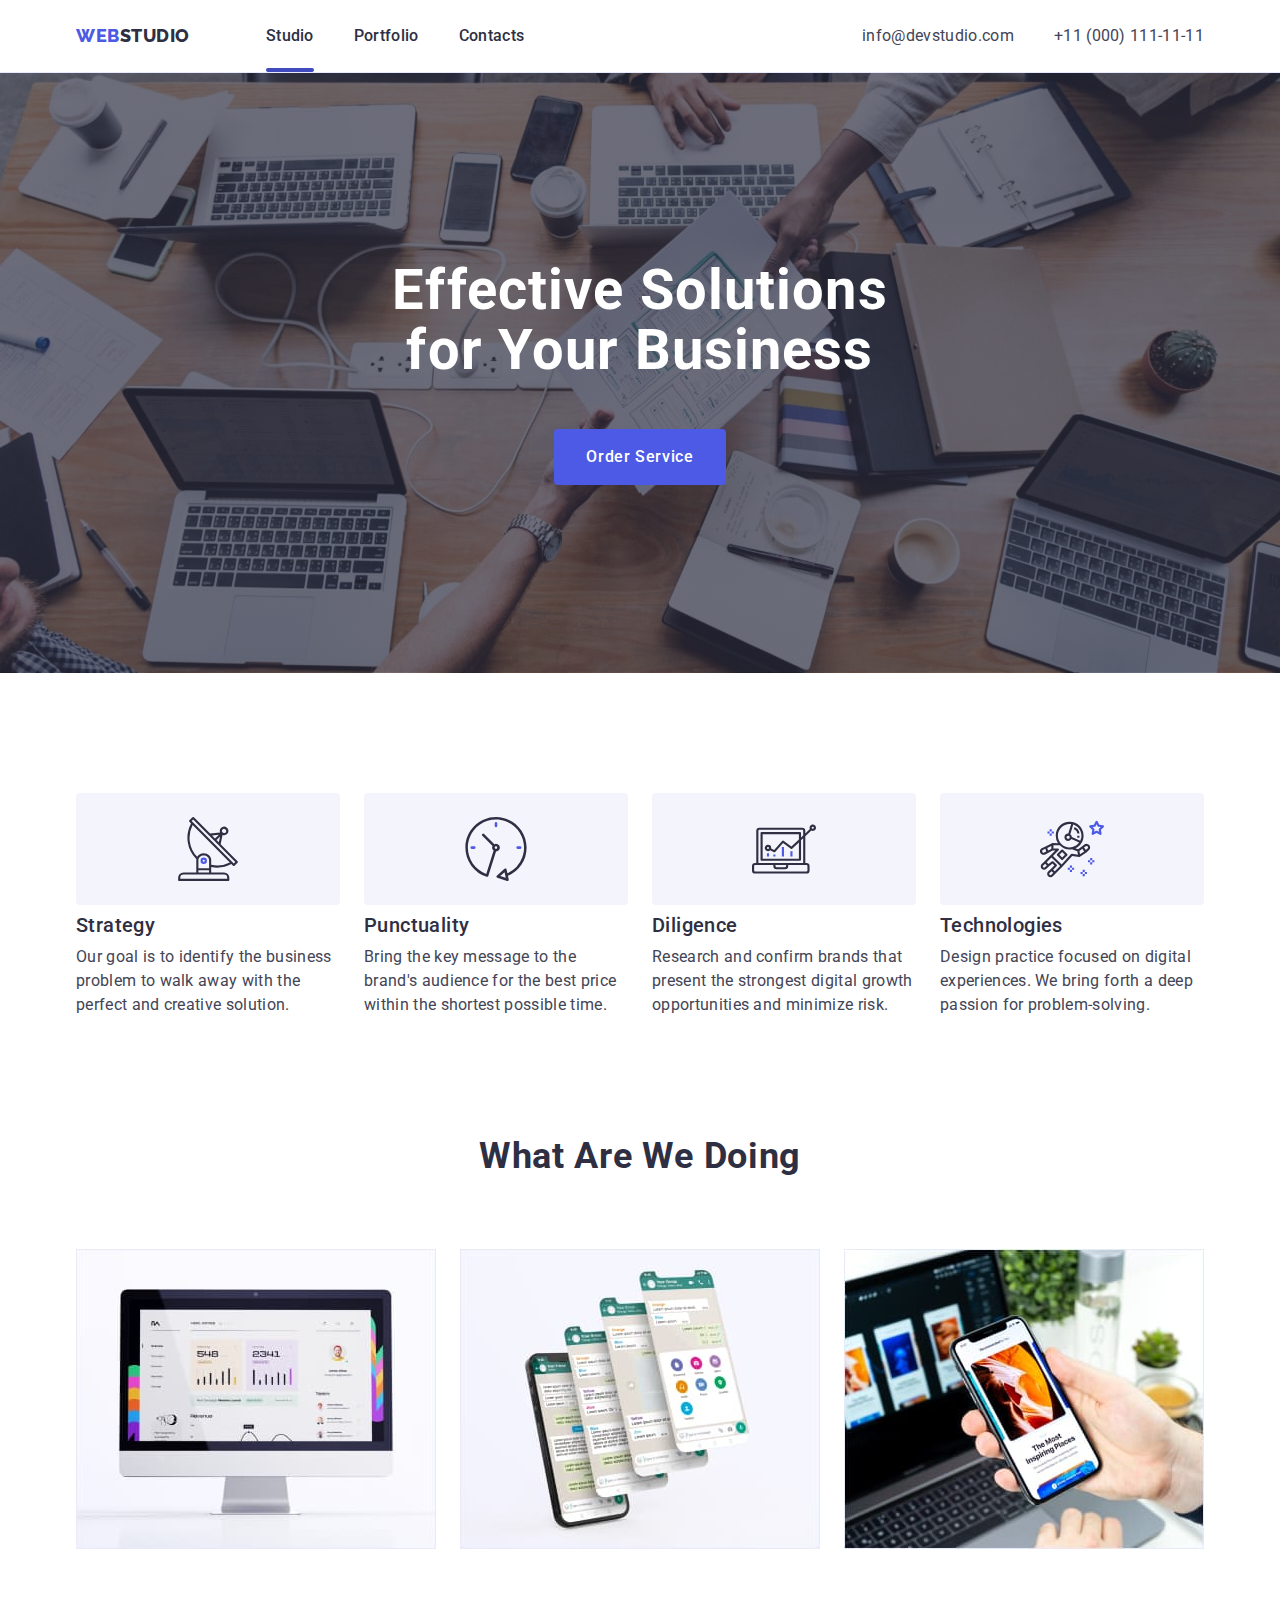
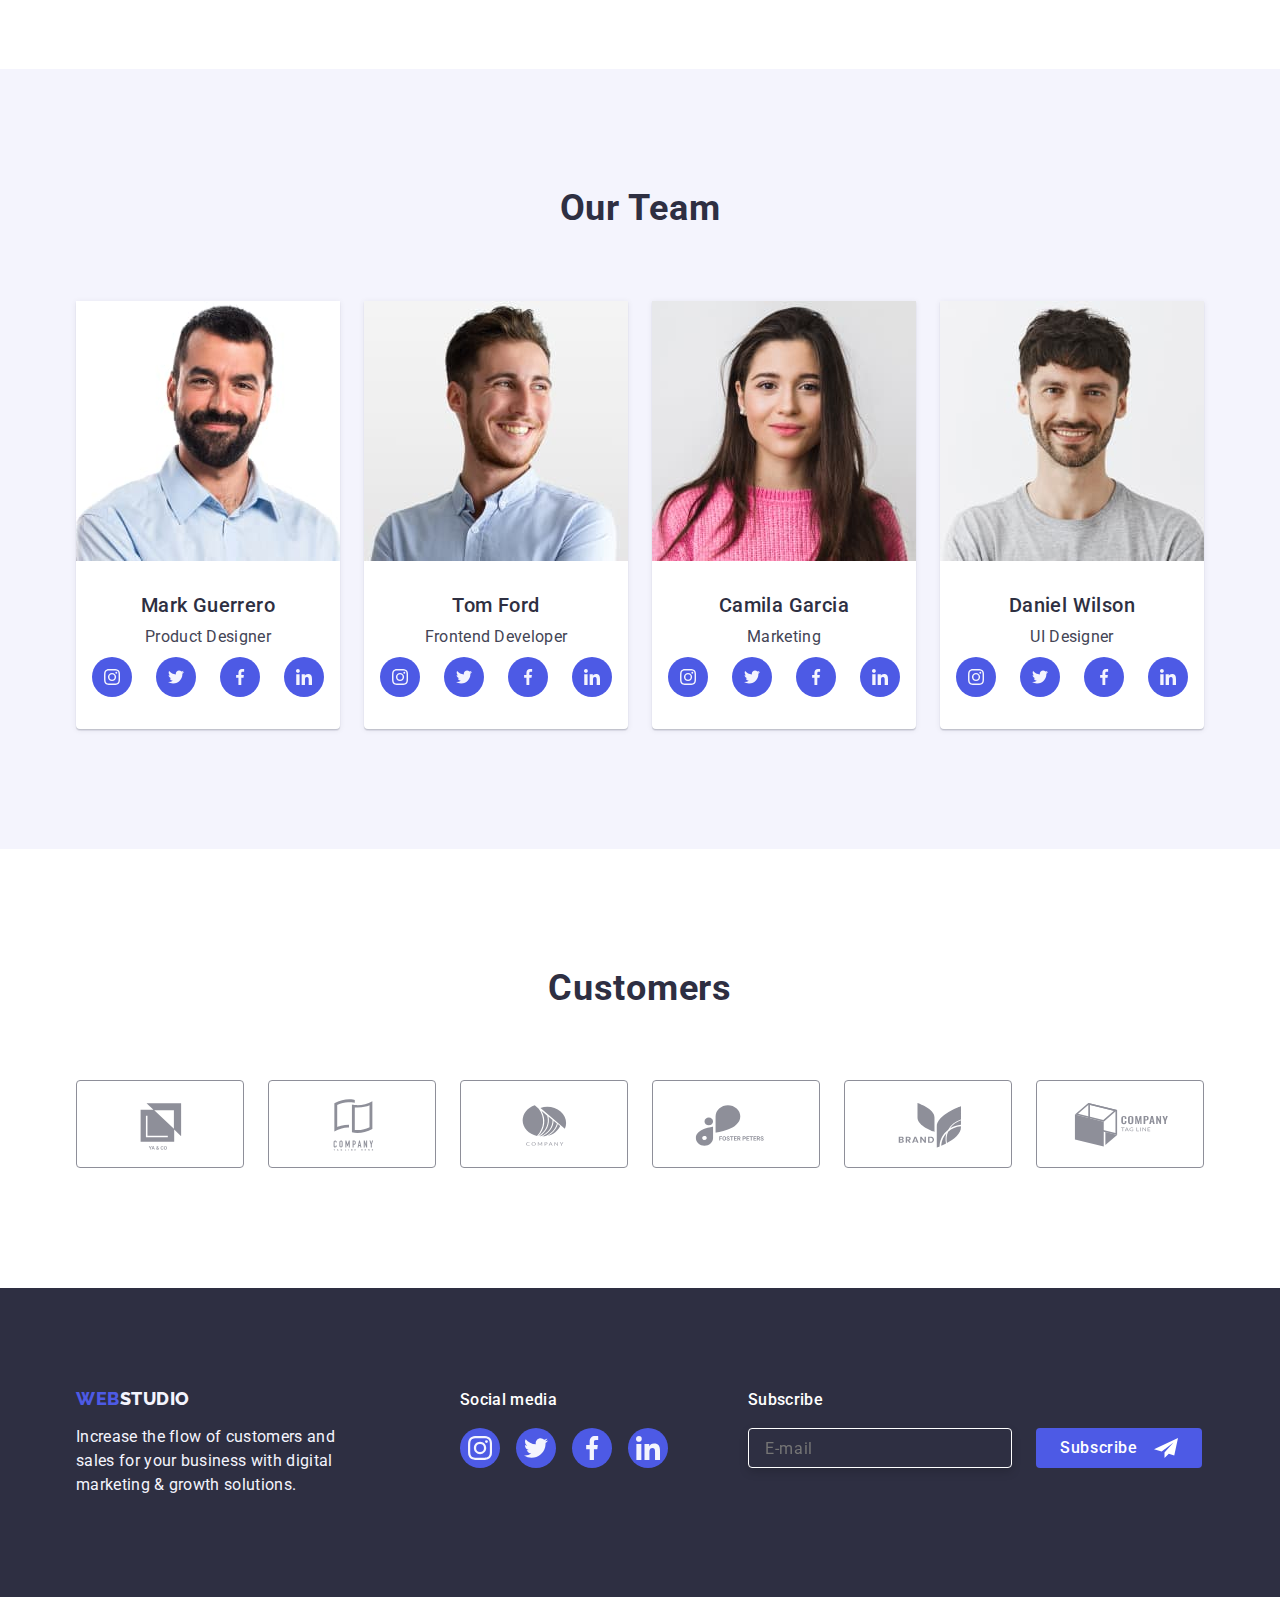
<file: index.html>
<!DOCTYPE html>
<html lang="en">
<head>
    <meta charset="UTF-8">
    <meta http-equiv="X-UA-Compatible" content="IE=edge">
    <meta name="viewport" content="width=device-width, initial-scale=1.0">
    <title>Document</title>
    <link rel="preconnect" href="https://fonts.googleapis.com">
    <link rel="preconnect" href="https://fonts.gstatic.com" crossorigin>
    <link href="https://fonts.googleapis.com/css2?family=Raleway:wght@800&family=Roboto:wght@400;500;700&display=swap"
        rel="stylesheet">

    <!--Normalize styles  -->
    <link rel="stylesheet" href="https://cdn.jsdelivr.net/npm/modern-normalize@1.1.0/modern-normalize.min.css">

    <!-- Custom styles -->
    <link rel="stylesheet" href="./css/styles.css">
</head>
<body>
    <header class="page-header">
        <div class="container header-container">
            <nav class="menu">
                <!-- Site logo link -->
                <a class="logo-link link" href="./index.html">
                    Web<span class="logo-studio">Studio</span>
                </a>
                <!-- Section link -->
                <ul class="menu-list list">
                    <li class="menu-item">
                        <a class="menu-link current links-hover link" href="./index.html">
                            Studio
                        </a>
                    </li>
                    <li class="menu-item">
                        <a class="menu-link links-hover link" href="./portfolio.html">
                            Portfolio
                        </a>
                    </li>
                    <li class="menu-item">
                        <a class="menu-link links-hover link" href="">
                            Contacts
                        </a>
                    </li>
                </ul>
            </nav>
            <!-- Action link -->
            <address class="address">
                <ul class="address-list list">
                    <li class="address-item"><a class="addr-link links-hover link mailto-container" href="mailto:info@devstudio.com">info@devstudio.com</a></li>
                    <li class="address-item"><a class="addr-link links-hover link" href="tel:+110001111111">+11 (000) 111-11-11</a></li>
                </ul>
            </address>
        </div>
    </header>

    <main>
        <!-- Section one - hero -->
        <section class="hero section">
            <div class="container hero-container">
                <h1 class="hero-title">Effective Solutions for Your Business</h1>
                <button class="hero-button" type="button" data-modal-open>Order Service</button>
            </div>
        </section>

        <!-- Section two - about -->
        <section class="about section">
            <div class="container">
                <h2 class="feature visually-hidden" hidden>Feature</h2>
                <ul class="about-list list">
                    <li class="about-item ">
                        <div class="icon-rectangle">
                            <svg class="about-icon" width="64" height="64">
                                <use href="./images/icons.svg#icon-antenna-1"></use> 
                            </svg>
                        </div>
                        <h3 class="about-title">Strategy</h3>
                        <p class="about-text">Our goal is to identify the business problem to walk away with the perfect and creative solution.</p>
                    </li>
                    <li class="about-item">
                        <div class="icon-rectangle">
                            <svg class="about-icons" width="64" height="64">
                                <use href="./images/icons.svg#icon-clock-1"></use> 
                            </svg>
                        </div>
                        <h3 class="about-title">Punctuality</h3>
                        <p class="about-text">Bring the key message to the brand's audience for the best price within the shortest possible time.</p>
                    </li>
                    <li class="about-item">
                        <div class="icon-rectangle">
                            <svg class="about-icons" width="64" height="64">
                                <use href="./images/icons.svg#icon-diagram-1"></use> 
                            </svg>
                        </div>
                        <h3 class="about-title">Diligence</h3>
                        <p class="about-text">Research and confirm brands that present the strongest digital growth opportunities and minimize risk.</p>
                    </li>
                    <li class="about-item">
                        <div class="icon-rectangle">
                            <svg class="about-icons" width="64" height="64">
                                <use href="./images/icons.svg#icon-astronaut-1"></use> 
                            </svg>
                        </div>
                        <h3 class="about-title">Technologies</h3>
                        <p class="about-text">Design practice focused on digital experiences. We bring forth a deep passion for problem-solving.</p>
                    </li>
                </ul>
            </div>
        </section>

        <!-- Section three - example -->
        <section class="example section">
            <div class="container example-container">
                <h2 class="example-title">What are we doing</h2>
                <ul class="example-list list">
                    <li class="example-item"><img class="example-img img-block" src="./images/example-section-images/optimized-img/Rectangle-71.jpg" alt="For desktop" height="300" width="360"></li>
                    <li class="example-item"><img class="example-img img-block" src="./images/example-section-images/optimized-img/Rectangle-711.jpg" alt="Multifunctionality" height="300" width="360"></li>
                    <li class="example-item"><img class="example-img img-block" src="./images/example-section-images/optimized-img/Rectangle-712.jpg" alt="For Android" height="300" width="360"></li>
                </ul>
            </div>
        </section>

        <!-- Section four - team -->
        <section class="team section">
            <div class="container team-container">
                <h2 class="team-title">Our Team</h2>
                <ul class="team-list list">
                    <li class="team-item ">
                            <img class="team-img img-block" src="./images/team-section-images/optimized-img/img.jpg" alt="Product Designer Mark Guerrero" height="260" width="264">
                        <div class="team-li-container">
                            <h3 class="man-title">Mark Guerrero</h3>
                            <p class="team-text">Product Designer</p> 
                            <ul class="team-icons list">
                                <li class="social-list">
                                    <a class="social-link link" href="https://instagram.com" target="_blank" rel="noreferrer noopener" aria-label="Instagram icon">
                                        <svg class="social-icon" width="16" height="16">
                                          <use href="./images/icons.svg#icon-instagram-2"></use>
                                        </svg>
                                    </a>
                                </li>
                                <li class="social-list">
                                    <a class="social-link link" href="https://twitter.com" target="_blank" rel="noreferrer noopener" aria-label="Twitter icon">
                                        <svg class="social-icon" width="16" height="16">
                                            <use href="./images/icons.svg#icon-twitter-1"></use>
                                        </svg>
                                    </a>
                                </li>
                                <li class="social-list" >
                                    <a class="social-link link" href="https://facebook.com" target="_blank" rel="noreferrer noopener" aria-label="Facebook icon">
                                        <svg class="social-icon" width="16" height="16">
                                            <use href="./images/icons.svg#icon-facebook-1"></use>
                                        </svg>
                                    </a>
                                </li>
                                <li class="social-list">
                                    <a class="social-link link" href="https://linkedin.com" target="_blank" rel="noreferrer noopener" aria-label="Linkedin icon">
                                        <svg class="social-icon" width="16" height="16">
                                            <use href="./images/icons.svg#icon-linkedin-1"></use>
                                        </svg>
                                    </a>
                                </li>
                            </ul>
                        </div>
                    </li>
                    <li class="team-item">
                            <img class="team-img img-block" src="./images/team-section-images/optimized-img/img-1.jpg" alt="Frontend Developer Tom Ford" height="260" width="264">
                        <div class="team-li-container">
                            <h3 class="man-title">Tom Ford</h3>
                            <p class="team-text">Frontend Developer</p>
                            <ul class="team-icons list">
                                <li class="social-list">
                                    <a class="social-link link" href="https://instagram.com" target="_blank" rel="noreferrer noopener" aria-label="Instagram icon">
                                        <svg class="social-icon" width="16" height="16">
                                          <use href="./images/icons.svg#icon-instagram-2"></use>
                                        </svg>
                                    </a>
                                </li>
                                <li class="social-list">
                                    <a class="social-link link" href="https://twitter.com" target="_blank" rel="noreferrer noopener" aria-label="Twitter icon">
                                        <svg class="social-icon" width="16" height="16">
                                            <use href="./images/icons.svg#icon-twitter-1"></use>
                                        </svg>
                                    </a>
                                </li>
                                <li class="social-list" >
                                    <a class="social-link link" href="https://facebook.com" target="_blank" rel="noreferrer noopener" aria-label="Facebook icon">
                                        <svg class="social-icon" width="16" height="16">
                                            <use href="./images/icons.svg#icon-facebook-1"></use>
                                        </svg>
                                    </a>
                                </li>
                                <li class="social-list">
                                    <a class="social-link link" href="https://linkedin.com" target="_blank" rel="noreferrer noopener" aria-label="Linkedin icon">
                                        <svg class="social-icon" width="16" height="16">
                                            <use href="./images/icons.svg#icon-linkedin-1"></use>
                                        </svg>
                                    </a>
                                </li>
                            </ul>
                        </div>
                        
                    </li>
                    <li class="team-item">
                            <img class="team-im img-block" src="./images/team-section-images/optimized-img/img-2.jpg" alt="Marketolog Camila Garcia" height="260" width="264">
                        <div class="team-li-container">
                            <h3 class="man-title">Camila Garcia</h3>
                            <p class="team-text">Marketing</p>
                            <ul class="team-icons list">
                                <li class="social-list">
                                    <a class="social-link link" href="https://instagram.com" target="_blank" rel="noreferrer noopener" aria-label="Instagram icon">
                                        <svg class="social-icon" width="16" height="16">
                                          <use href="./images/icons.svg#icon-instagram-2"></use>
                                        </svg>
                                    </a>
                                </li>
                                <li class="social-list">
                                    <a class="social-link link" href="https://twitter.com" target="_blank" rel="noreferrer noopener" aria-label="Twitter icon">
                                        <svg class="social-icon" width="16" height="16">
                                            <use href="./images/icons.svg#icon-twitter-1"></use>
                                        </svg>
                                    </a>
                                </li>
                                <li class="social-list" >
                                    <a class="social-link link" href="https://facebook.com" target="_blank" rel="noreferrer noopener" aria-label="Facebook icon">
                                        <svg class="social-icon" width="16" height="16">
                                            <use href="./images/icons.svg#icon-facebook-1"></use>
                                        </svg>
                                    </a>
                                </li>
                                <li class="social-list">
                                    <a class="social-link link" href="https://linkedin.com" target="_blank" rel="noreferrer noopener" aria-label="Linkedin icon">
                                        <svg class="social-icon" width="16" height="16">
                                            <use href="./images/icons.svg#icon-linkedin-1"></use>
                                        </svg>
                                    </a>
                                </li>
                            </ul>
                        </div>
                    </li>
                    <li class="team-item">
                            <img class="team-img img-block" src="./images/team-section-images/optimized-img/img-3.jpg" alt="UI Designer Daniel Wilson" height="260" width="264">
                        <div class="team-li-container">
                            <h3 class="man-title">Daniel Wilson</h3>
                            <p class="team-text">UI Designer</p>
                            <ul class="team-icons list">
                                <li class="social-list">
                                    <a class="social-link link" href="https://instagram.com" target="_blank" rel="noreferrer noopener" aria-label="Instagram icon">
                                        <svg class="social-icon" width="16" height="16">
                                          <use href="./images/icons.svg#icon-instagram-2"></use>
                                        </svg>
                                    </a>
                                </li>
                                <li class="social-list">
                                    <a class="social-link link" href="https://twitter.com" target="_blank" rel="noreferrer noopener" aria-label="Twitter icon">
                                        <svg class="social-icon" width="16" height="16">
                                            <use href="./images/icons.svg#icon-twitter-1"></use>
                                        </svg>
                                    </a>
                                </li>
                                <li class="social-list" >
                                    <a class="social-link link" href="https://facebook.com" target="_blank" rel="noreferrer noopener" aria-label="Facebook icon">
                                        <svg class="social-icon" width="16" height="16">
                                            <use href="./images/icons.svg#icon-facebook-1"></use>
                                        </svg>
                                    </a>
                                </li>
                                <li class="social-list">
                                    <a class="social-link link" href="https://linkedin.com" target="_blank" rel="noreferrer noopener" aria-label="Linkedin icon">
                                        <svg class="social-icon" width="16" height="16">
                                            <use href="./images/icons.svg#icon-linkedin-1"></use>
                                        </svg>
                                    </a>
                                </li>
                            </ul>
                        </div>
                    </li>
                </ul>
            </div>
        </section>
        <!-- Section five - customers -->
        <section class="customers section">
            <div class="container container-customers">
                <h2 class="customers-title">Customers</h2>
                <ul class="customer-lists list">
                    <li class="client-list">
                        <a class="client-link link" href="" target="_blank" rel="noreferrer noopener" aria-label="Client-1">
                            <svg class="client-icon" width="104" height="56">
                                <use href="./images/icons.svg#icon-Logo"></use>
                            </svg>
                        </a>
                    </li>
                    <li class="client-list">
                        <a class="client-link link" href="" target="_blank" rel="noreferrer noopener" aria-label="Client-2">
                            <svg class="client-icon" width="104" height="56">
                                <use href="./images/icons.svg#icon-Logo-1"></use>
                            </svg>
                        </a>
                    </li>
                    <li class="client-list">
                        <a class="client-link link" href="" target="_blank" rel="noreferrer noopener" aria-label="Client-3">
                            <svg class="client-icon" width="104" height="56">
                                <use href="./images/icons.svg#icon-Logo-2"></use>
                            </svg>
                        </a>
                    </li>
                    <li class="client-list">
                        <a class="client-link link" href="" target="_blank" rel="noreferrer noopener" aria-label="Client-4">
                            <svg class="client-icon" width="104" height="56">
                                <use href="./images/icons.svg#icon-Logo-3"></use>
                            </svg>
                        </a>
                    </li>
                    <li class="client-list">
                        <a class="client-link link" href="" target="_blank" rel="noreferrer noopener" aria-label="Client-5">
                            <svg class="client-icon" width="104" height="56">
                                <use href="./images/icons.svg#icon-Logo-4"></use>
                            </svg>
                        </a>
                    </li>
                    <li class="client-list">
                        <a class="client-link link" href="" target="_blank" rel="noreferrer noopener" aria-label="Client-6">
                            <svg class="client-icon" width="104" height="56">
                                <use href="./images/icons.svg#icon-Logo-5"></use>
                            </svg>
                        </a>
                    </li>
                </ul>
            </div>
        </section>
    </main>
    <footer class="page-footer">
        <div class="container footer-container">
            <div class="studio-container">
                <!--Site footer logo link-->
                <a class="logo-link link logo-reset" href="./index.html">
                    Web<span class="footer-studio">Studio</span>
                </a>
                <p class="footer-text" >Increase the flow of customers and sales for your business with digital marketing & growth solutions.</p>
            </div>
            <!-- Social media -->
            <div class="media-container">
                <p class="media-title">Social media</p>
                <ul class="media-icons list">
                    <li class="media-item">
                        <a class="media-link link" href="https://instagram.com" target="_blank" rel="noreferrer noopener" aria-label="Instagram icon">
                            <svg class="social-icon" width="24" height="24">
                              <use href="./images/icons.svg#icon-instagram-2"></use>
                            </svg>
                        </a>
                    </li>
                    <li class="media-item">
                        <a class="media-link link" href="https://twitter.com" target="_blank" rel="noreferrer noopener" aria-label="Instagram icon">
                            <svg class="social-icon" width="24" height="24">
                              <use href="./images/icons.svg#icon-twitter-1"></use>
                            </svg>
                        </a>
                    </li>
                    <li class="media-item">
                        <a class="media-link link" href="https://facebook.com" target="_blank" rel="noreferrer noopener" aria-label="Instagram icon">
                            <svg class="social-icon" width="24" height="24">
                              <use href="./images/icons.svg#icon-facebook-1"></use>
                            </svg>
                        </a>
                    </li>
                    <li class="media-item">
                        <a class="media-link link" href="https://linkedin.com" target="_blank" rel="noreferrer noopener" aria-label="Instagram icon">
                            <svg class="social-icon" width="24" height="24">
                              <use href="./images/icons.svg#icon-linkedin-1"></use>
                            </svg>
                        </a>
                    </li>
                </ul>
            </div>
            <form  class="footer-form" name="subscribe-form" autocomplete="off">
            <div class="footer-subscribe">
                <label class="footer-label" for="subscribe">Subscribe</label>
                <input class="footer-input" type="email" name="subscribe-email" id="subscribe" placeholder="E-mail" pattern="[a-z0-9._%+-]+@[a-z0-9.-]+\.[a-z]{2, 4}$" title="_@_.com"/>
            </div>
                <button class="footer-button" type="submit">
                    Subscribe
                    <svg class="subscribe-icon" width="24" height="24">
                        <use href="./images/icons.svg#icon-Frame-3"></use>
                    </svg>
                </button>
            </form>
        </div>
    </footer>
    <!-- backdrop -->
    <div class="backdrop is-hidden" data-modal>
        <div class="modal">
            <button class="backdrop-close" type="button" data-modal-close>
                <svg class="close-icon" width="8px" height="8px">
                  <use href="./images/icons.svg#icon-close-black-18dp-2-1"></use>
                </svg>
            </button>
            <div class="modal-container">
                <form class="modal-form" name="modal-form" autocomplete="off">
                    <h3 class="modal-text">Leave your contacts and we will call you back</h3>
                    <ul class="modal-form-list">
                        <li class="modal-form-item">
                            <label class="modal-form-lable" for="user-name">Name</label>
                            <div class="form-input-icon">
                                <input class="modal-form-input" type="text" name="user-name" id="user-name" minlength="2" pattern="^[a-zA-Z]+$" title="a-zA-Z" />
                                <svg class="form-input-svg" width="18" height="24">
                                  <use href="./images/icons.svg#icon-person-black-18dp-1"></use>
                                </svg>
                            </div>
                        </li>

                        <li class="modal-form-item">
                            <label class="modal-form-lable" for="user-phone">Phone</label>
                            <div class="form-input-icon">
                                <input class="modal-form-input" type="tel" name="user-phone" id="user-phone" minlength="12" maxlength="12" pattern="([0-9]{3})-[0-9]{3}-[0-9]{2}-[0-9]{2}$" title="(xxx)-xxx-xx-xx" />
                                <svg class="form-input-svg" width="18" height="24">
                                  <use href="./images/icons.svg#icon-phone-black-18dp-1"></use>
                                </svg>
                            </div>
                        </li>

                        <li class="modal-form-item">
                            <label class="modal-form-lable" for="user-email">Email</label>
                            <div class="form-input-icon">
                                <input class="modal-form-input" type="email" name="user-email" id="user-email" pattern="[a-z0-9._%+-]+@[a-z0-9.-]+\.[a-z]{2, 4}$" title="_@_.com" />
                                <svg class="form-input-svg" width="18" height="24">
                                  <use href="./images/icons.svg#icon-email-black-18dp-1"></use>
                                </svg>
                            </div>
                        </li>

                        <li class="modal-form-item">
                            <label class="modal-form-lable" for="user-comment">Comment</label>
                            <textarea class="modal-form-textarea" name="user-comment" id="user-comment" placeholder="Text input"></textarea>
                        </li>
                    </ul>

                    <label class="modal-checkbox" for="privacy-policy">
                        <input class="item-checkbox" type="checkbox" name="privacy-policy" id="privacy-policy">
                            <svg class="item-checkbox-icon" width="16" height="16">
                                <use class="item-checkbox-uncheck" href="./images/icons.svg#icon-checkboxDefault"></use>
                                <use class="item-checkbox-check" href="./images/icons.svg#icon-checkboxclick"></use>
                            </svg>
                        <span class="modal-checkbox-text">
                            I accept the terms and conditions of the
                            <a class="link-checkbox" href="" target="_blank" rel="noreferrer noopener" aria-label="Privacy Policy">Privacy Policy</a>
                        </span>
                    </label>
                
                    <button class="send-button" type="submit">Send</button>
                </form>
            </div>    
        </div>
    </div>
    <script src="./js/modal.js"></script>
</body>
</html>
</file>
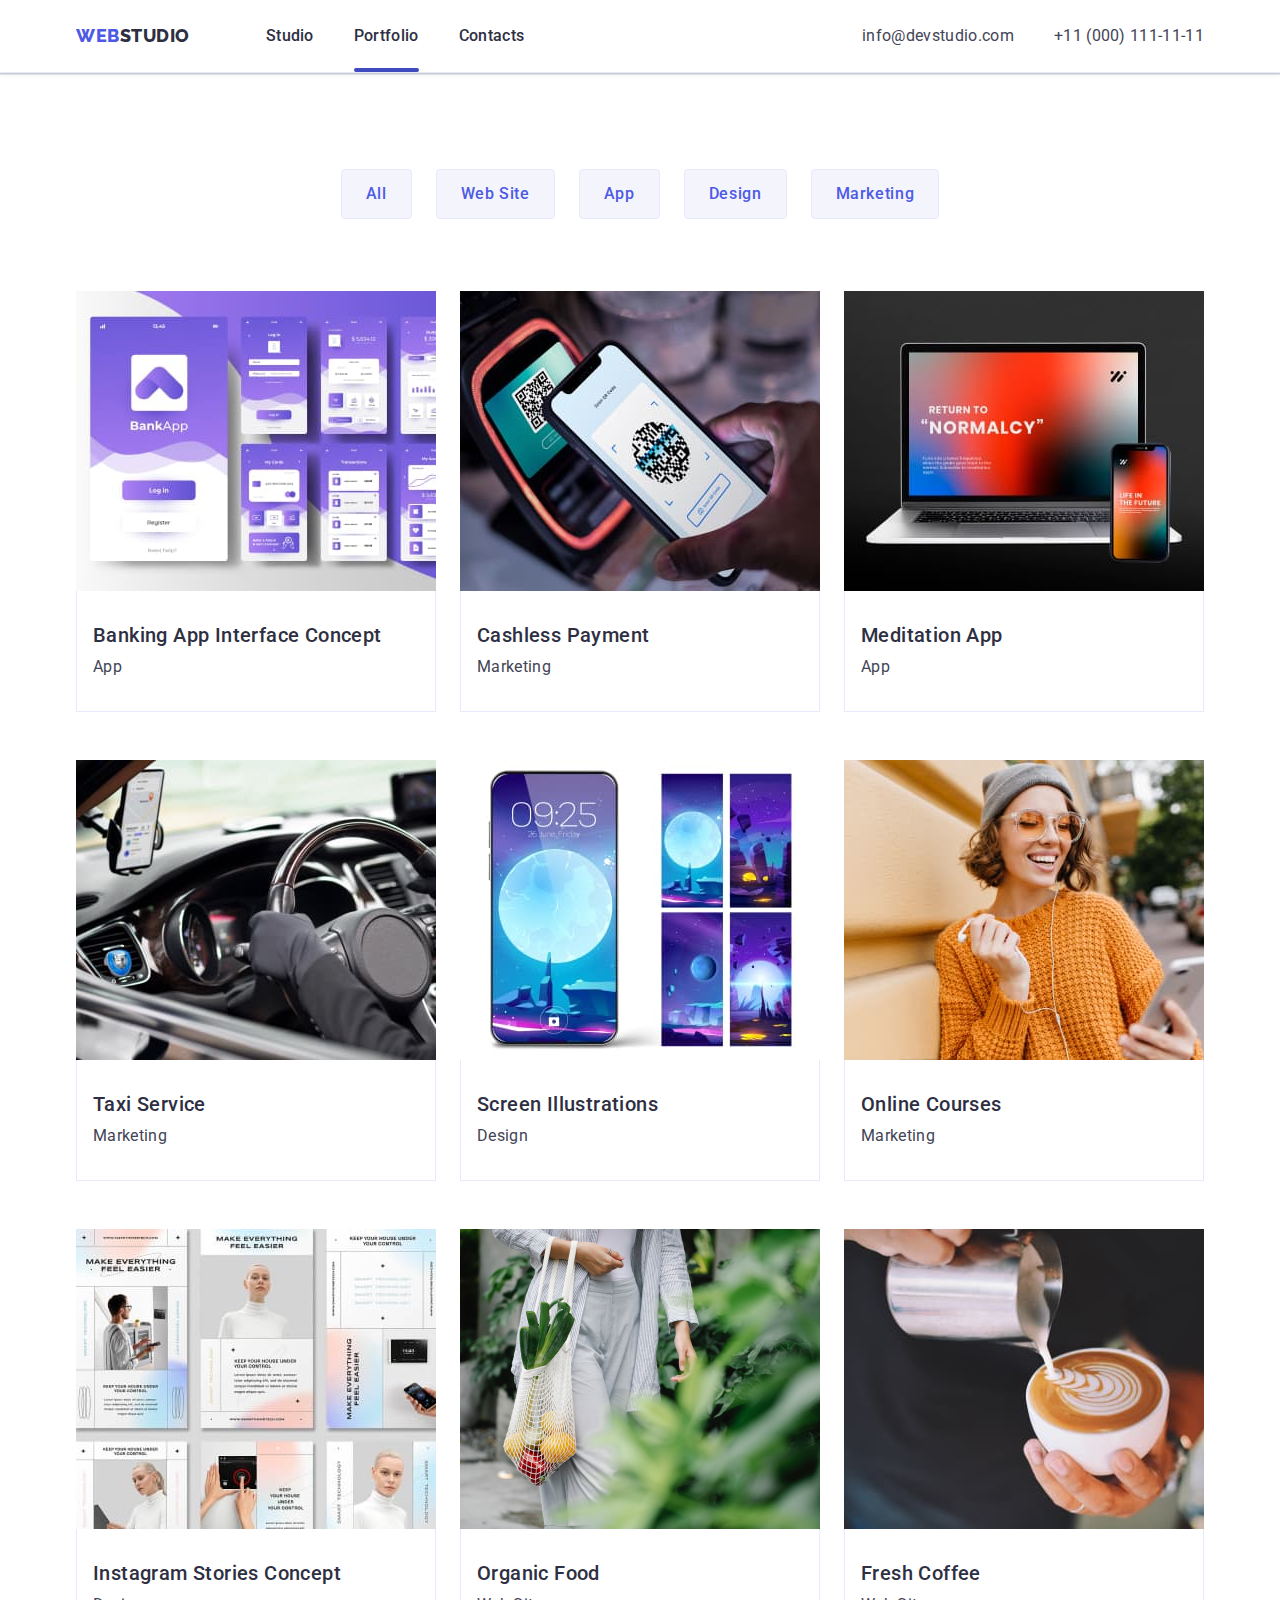
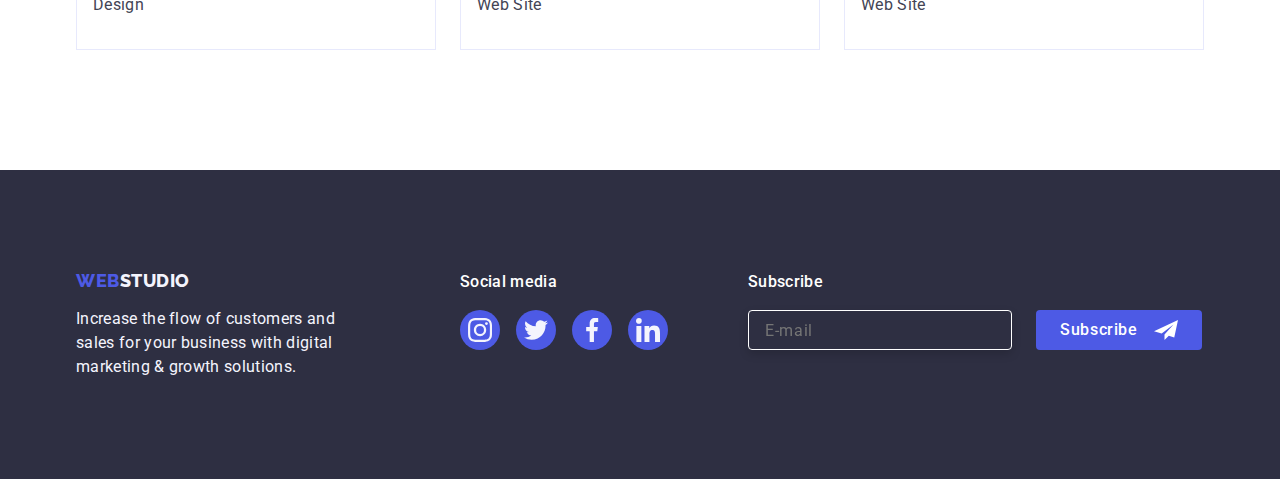
<file: portfolio.html>
<!DOCTYPE html>
<html lang="en">
<head>
    <meta charset="UTF-8">
    <meta http-equiv="X-UA-Compatible" content="IE=edge">
    <meta name="viewport" content="width=device-width, initial-scale=1.0">
    <title>Document</title>
    <link rel="preconnect" href="https://fonts.googleapis.com">
    <link rel="preconnect" href="https://fonts.gstatic.com" crossorigin>
    <link href="https://fonts.googleapis.com/css2?family=Raleway:wght@800&family=Roboto:wght@400;500;700&display=swap"
        rel="stylesheet">
        
    <!--Normalize styles  -->
    <link rel="stylesheet" href="https://cdn.jsdelivr.net/npm/modern-normalize@1.1.0/modern-normalize.min.css">
    
    <!-- Custom styles -->
    <link rel="stylesheet" href="./css/styles.css">
</head>
<body>
    <header class="page-header">
        <div class="container header-container">
            <nav class="menu">
                <!-- Site logo link -->
                <a class="logo-link link" href="./index.html">
                    Web<span class="logo-studio">Studio</span>
                </a>
                <!-- Section link -->
                <ul class="menu-list list">
                    <li class="menu-item">
                        <a class="menu-link links-hover link" href="./index.html">
                            Studio
                        </a>
                    </li>
                    <li class="menu-item">
                        <a class="menu-link current links-hover link" href="./portfolio.html">
                            Portfolio
                        </a>
                    </li>
                    <li class="menu-item">
                        <a class="menu-link links-hover link" href="">
                            Contacts
                        </a>
                    </li>
                </ul>
            </nav>
            <!-- Action link -->
            <address class="address">
                <ul class="address-list list">
                    <li class="address-item"><a class="addr-link links-hover link mailto-container"
                            href="mailto:info@devstudio.com">info@devstudio.com</a></li>
                    <li class="address-item"><a class="addr-link links-hover link" href="tel:+110001111111">+11 (000)
                            111-11-11</a></li>
                </ul>
            </address>
        </div>
    </header>

    <main>
        <section class="samples-works">
            <div class="container topic-gallery-container">
                <!-- Filter -->
                <h1 class="visually-hidden">Topic filter</h1>
                <!-- Button list -->
                <ul class="topic-list list">
                    <li class="topic-item"><button class="topic-button" type="button">All</button></li>
                
                    <li class="topic-item"><button class="topic-button" type="button">Web Site</button></li>
                
                    <li class="topic-item"><button class="topic-button" type="button">App</button></li>
                
                    <li class="topic-item"><button class="topic-button" type="button">Design</button></li>
                
                    <li class="topic-item"><button class="topic-button" type="button">Marketing</button></li>
                </ul>
                <!-- Gallery -->
                <!-- <h2 hidden>Images list</h2> -->
                <ul class="gallery list">
                    <li class="gallery-item">
                        <a class="gallery-link link" href="">
                            <div class="overlay-container">
                                <img class="gallery-image img-block" src="./images/portfolio-gallery-images/optimized-img/imgbanking.jpg" alt="Banking App Example" height="300" width="360">
                                <p class="gallery-overlay">
                                    14 Stylish and User-Friendly App Design Concepts · Task Manager App · Calorie Tracker App · Exotic Fruit Ecommerce App · Cloud Storage App
                                </p>
                            </div>

                            <div class="gallery-containar">
                                <h2 class="gallery-title">Banking App Interface Concept</h2>
                                <p class="gallery-text">App</p>
                            </div>
                        </a>
                    </li>
                    <li class="gallery-item">
                        <a class="gallery-link link" href="">
                            <div class="overlay-container">
                                <img class="gallery-image img-block" src="./images/portfolio-gallery-images/optimized-img/imgpayment.jpg" alt="Cashless Payment Example" height="300" width="360">
                                <p class="gallery-overlay">
                                    14 Stylish and User-Friendly App Design Concepts · Task Manager App · Calorie Tracker App · Exotic Fruit Ecommerce App · Cloud Storage App
                                </p>
                            </div>

                            <div class="gallery-containar">
                                <h2 class="gallery-title">Cashless Payment</h2>
                                <p class="gallery-text">Marketing</p>
                            </div>
                        </a>
                    </li>
                    <li class="gallery-item">
                        <a class="gallery-link link" href="">
                            <div class="overlay-container">
                                <img class="gallery-image img-block" src="./images/portfolio-gallery-images/optimized-img/imgmeditation.jpg" alt="Meditation App Example" height="300" width="360">
                                <p class="gallery-overlay">
                                    14 Stylish and User-Friendly App Design Concepts · Task Manager App · Calorie Tracker App · Exotic Fruit Ecommerce App · Cloud Storage App
                                </p>
                            </div>

                            <div class="gallery-containar">
                                <h2 class="gallery-title">Meditation App</h2>
                                <p class="gallery-text">App</p>
                            </div>
                        </a>
                    </li>
                    <li class="gallery-item">
                        <a class="gallery-link link" href="">
                            <div class="overlay-container">
                                <img class="gallery-image img-block" src="./images/portfolio-gallery-images/optimized-img/imgtaxi.jpg" alt="Taxi Service Example" height="300" width="360">
                                <p class="gallery-overlay">
                                    14 Stylish and User-Friendly App Design Concepts · Task Manager App · Calorie Tracker App · Exotic Fruit Ecommerce App · Cloud Storage App
                                </p>
                            </div>

                            <div class="gallery-containar">
                                <h2 class="gallery-title">Taxi Service</h2>
                                <p class="gallery-text">Marketing</p>
                            </div>
                        </a>
                    </li>
                    <li class="gallery-item">
                        <a class="gallery-link link" href="">
                            <div class="overlay-container">
                                <img class="gallery-image img-block" src="./images/portfolio-gallery-images/optimized-img/imgillustrations.jpg" alt="Screen Illustrations Example" height="300" width="360">
                                <p class="gallery-overlay">
                                    14 Stylish and User-Friendly App Design Concepts · Task Manager App · Calorie Tracker App · Exotic Fruit Ecommerce App · Cloud Storage App
                                </p>
                            </div>

                            <div class="gallery-containar">
                                <h2 class="gallery-title">Screen Illustrations</h2>
                                <p class="gallery-text">Design</p>
                            </div>
                        </a>
                    </li>
                    <li class="gallery-item">
                        <a class="gallery-link link" href="">
                            <div class="overlay-container">
                                <img class="gallery-image img-block" src="./images/portfolio-gallery-images/optimized-img/imgcourses.jpg" alt="Online Courses Example" height="300" width="360">
                                <p class="gallery-overlay">
                                    14 Stylish and User-Friendly App Design Concepts · Task Manager App · Calorie Tracker App · Exotic Fruit Ecommerce App · Cloud Storage App
                                </p>
                            </div>

                            <div class="gallery-containar">
                                <h2 class="gallery-title">Online Courses</h2>
                                <p class="gallery-text">Marketing</p>
                            </div>
                        </a>
                    </li>
                    <li class="gallery-item">
                        <a class="gallery-link link" href="">
                            <div class="overlay-container">
                                <img class="gallery-image img-block" src="./images/portfolio-gallery-images/optimized-img/imginstagram.jpg" alt="Instagram Stories Concept Example" height="300" width="360">
                                <p class="gallery-overlay">
                                    14 Stylish and User-Friendly App Design Concepts · Task Manager App · Calorie Tracker App · Exotic Fruit Ecommerce App · Cloud Storage App
                                </p>
                            </div>

                            <div class="gallery-containar">
                                <h2 class="gallery-title">Instagram Stories Concept</h2>
                                <p class="gallery-text">Design</p>
                            </div>
                        </a>
                    </li>
                    <li class="gallery-item">
                        <a class="gallery-link link" href="">
                            <div class="overlay-container">
                                <img class="gallery-image img-block" src="./images/portfolio-gallery-images/imgfood.jpg" alt="Organic Food Example" height="300" width="360">
                                <p class="gallery-overlay">
                                    14 Stylish and User-Friendly App Design Concepts · Task Manager App · Calorie Tracker App · Exotic Fruit Ecommerce App · Cloud Storage App
                                </p>
                            </div>

                            <div class="gallery-containar">
                                <h2 class="gallery-title">Organic Food</h2>
                                <p class="gallery-text">Web Site</p>
                            </div>
                        </a>
                    </li>
                    <li class="gallery-item">
                        <a class="gallery-link link" href="">
                            <div class="overlay-container">
                                <img class="gallery-image img-block" src="./images/portfolio-gallery-images/optimized-img/imgcoffee.jpg" alt="Fresh Coffee Example" height="300" width="360">
                                <p class="gallery-overlay">
                                    14 Stylish and User-Friendly App Design Concepts · Task Manager App · Calorie Tracker App · Exotic Fruit Ecommerce App · Cloud Storage App
                                </p>
                            </div>

                            <div class="gallery-containar">
                                <h2 class="gallery-title">Fresh Coffee</h2>
                                <p class="gallery-text">Web Site</p>
                            </div>
                        </a>
                    </li>
                </ul>
            </div>
        </section>
    </main>

    <footer class="page-footer">
        <div class="container footer-container">
            <div class="studio-container">
                <!--Site footer logo link-->
                <a class="logo-link link logo-reset" href="./index.html">
                    Web<span class="footer-studio">Studio</span>
                </a>
                <p class="footer-text" >Increase the flow of customers and sales for your business with digital marketing & growth solutions.</p>
            </div>
            <!-- Social media -->
            <div class="media-container">
                <h3 class="media-title">Social media</h3>
                <ul class="media-icons list">
                    <li class="media-item">
                        <a class="media-link link" href="https://instagram.com" target="_blank" rel="noreferrer noopener" aria-label="Instagram icon">
                            <svg class="social-icon" width="24" height="24">
                              <use href="./images/icons.svg#icon-instagram-2"></use>
                            </svg>
                        </a>
                    </li>
                    <li class="media-item">
                        <a class="media-link link" href="https://twitter.com" target="_blank" rel="noreferrer noopener" aria-label="Instagram icon">
                            <svg class="social-icon" width="24" height="24">
                              <use href="./images/icons.svg#icon-twitter-1"></use>
                            </svg>
                        </a>
                    </li>
                    <li class="media-item">
                        <a class="media-link link" href="https://facebook.com" target="_blank" rel="noreferrer noopener" aria-label="Instagram icon">
                            <svg class="social-icon" width="24" height="24">
                              <use href="./images/icons.svg#icon-facebook-1"></use>
                            </svg>
                        </a>
                    </li>
                    <li class="media-item">
                        <a class="media-link link" href="https://linkedin.com" target="_blank" rel="noreferrer noopener" aria-label="Instagram icon">
                            <svg class="social-icon" width="24" height="24">
                              <use href="./images/icons.svg#icon-linkedin-1"></use>
                            </svg>
                        </a>
                    </li>
                </ul>
            </div>
            <form  class="footer-form" name="subscribe-form" autocomplete="off">
                <div class="footer-subscribe">
                    <label class="footer-label" for="subscribe">Subscribe</label>
                    <input class="footer-input" type="email" name="subscribe-email" id="subscribe" placeholder="E-mail" pattern="[a-z0-9._%+-]+@[a-z0-9.-]+\.[a-z]{2, 4}$" title="_@_.com"/>
                </div>
                <button class="footer-button" type="submit">
                    Subscribe
                    <svg class="subscribe-icon" width="24" height="24">
                        <use href="./images/icons.svg#icon-Frame-3"></use>
                    </svg>
                </button>
            </form>
        </div>
    </footer>
</body>
</html>
</file>
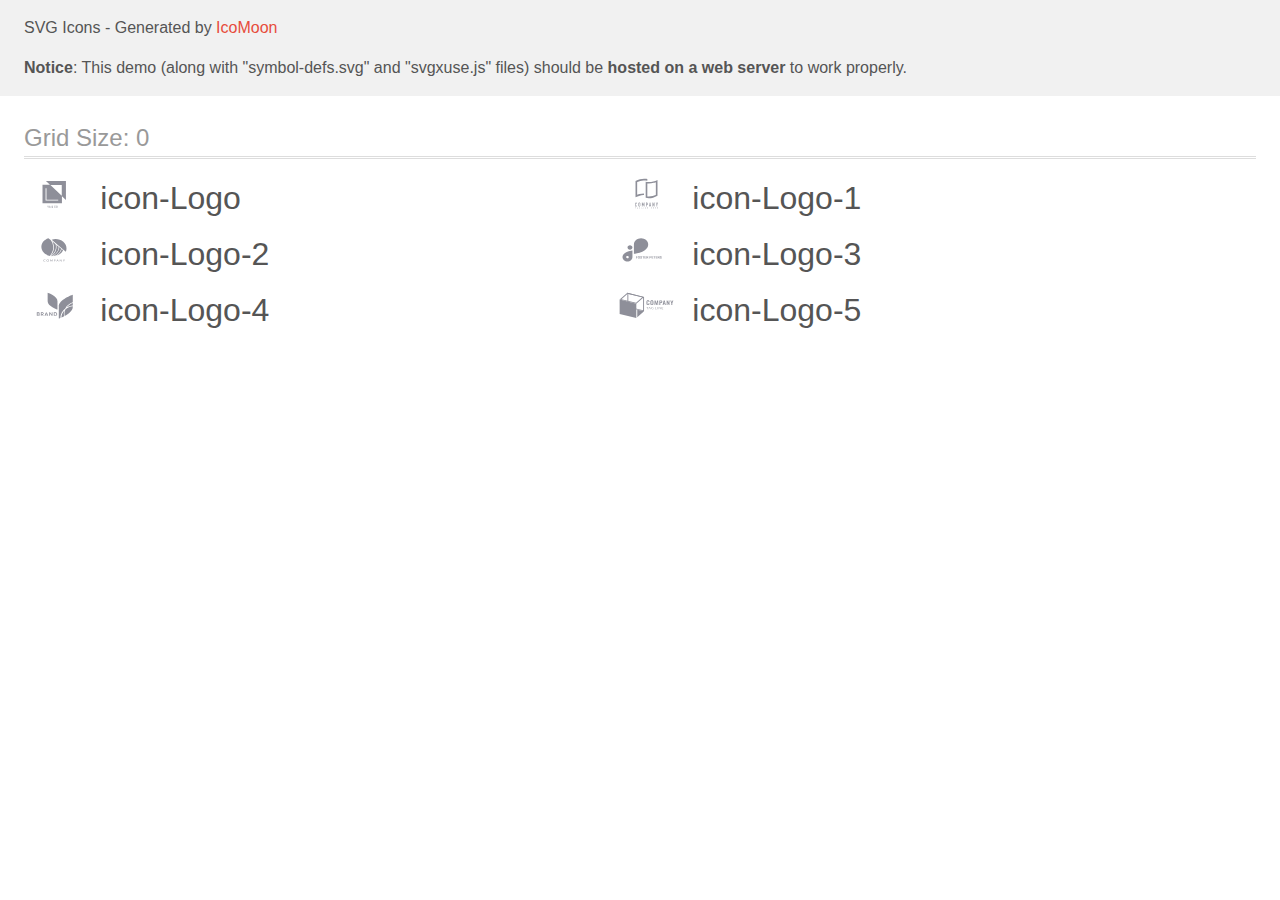
<file: images/icomoon/demo-external-svg.html>
<!doctype html>
<html>
<head>
    <title>IcoMoon - SVG Icons</title>
    <meta charset="utf-8">
    <meta name="viewport" content="width=device-width, initial-scale=1">
    <link rel="stylesheet" href="demo-files/demo.css">
    <link rel="stylesheet" href="style.css">
</head>
<body>
<header class="bgc1 clearfix">
<div class="mhl">
    <p>SVG Icons - Generated by <a href="https://icomoon.io/app">IcoMoon</a></p><p><strong>Notice</strong>: This demo (along with "symbol-defs.svg" and "svgxuse.js" files) should be <b>hosted on a web server</b> to work properly.</p>
</div>
</header>
    <div class="clearfix mhl ptl">
        <h1 class="mvm mtn fgc1">Grid Size: 0</h1>
        <div class="glyph fs1">
            <div class="clearfix pbs">
                <svg class="icon icon-Logo"><use xlink:href="symbol-defs.svg#icon-Logo"></use></svg><span class="name"> icon-Logo</span>
            </div>
        </div>
        <div class="glyph fs1">
            <div class="clearfix pbs">
                <svg class="icon icon-Logo-1"><use xlink:href="symbol-defs.svg#icon-Logo-1"></use></svg><span class="name"> icon-Logo-1</span>
            </div>
        </div>
        <div class="glyph fs1">
            <div class="clearfix pbs">
                <svg class="icon icon-Logo-2"><use xlink:href="symbol-defs.svg#icon-Logo-2"></use></svg><span class="name"> icon-Logo-2</span>
            </div>
        </div>
        <div class="glyph fs1">
            <div class="clearfix pbs">
                <svg class="icon icon-Logo-3"><use xlink:href="symbol-defs.svg#icon-Logo-3"></use></svg><span class="name"> icon-Logo-3</span>
            </div>
        </div>
        <div class="glyph fs1">
            <div class="clearfix pbs">
                <svg class="icon icon-Logo-4"><use xlink:href="symbol-defs.svg#icon-Logo-4"></use></svg><span class="name"> icon-Logo-4</span>
            </div>
        </div>
        <div class="glyph fs1">
            <div class="clearfix pbs">
                <svg class="icon icon-Logo-5"><use xlink:href="symbol-defs.svg#icon-Logo-5"></use></svg><span class="name"> icon-Logo-5</span>
            </div>
        </div>
  </div>
<script defer src="svgxuse.js"></script>
</body>
</html>
</file>
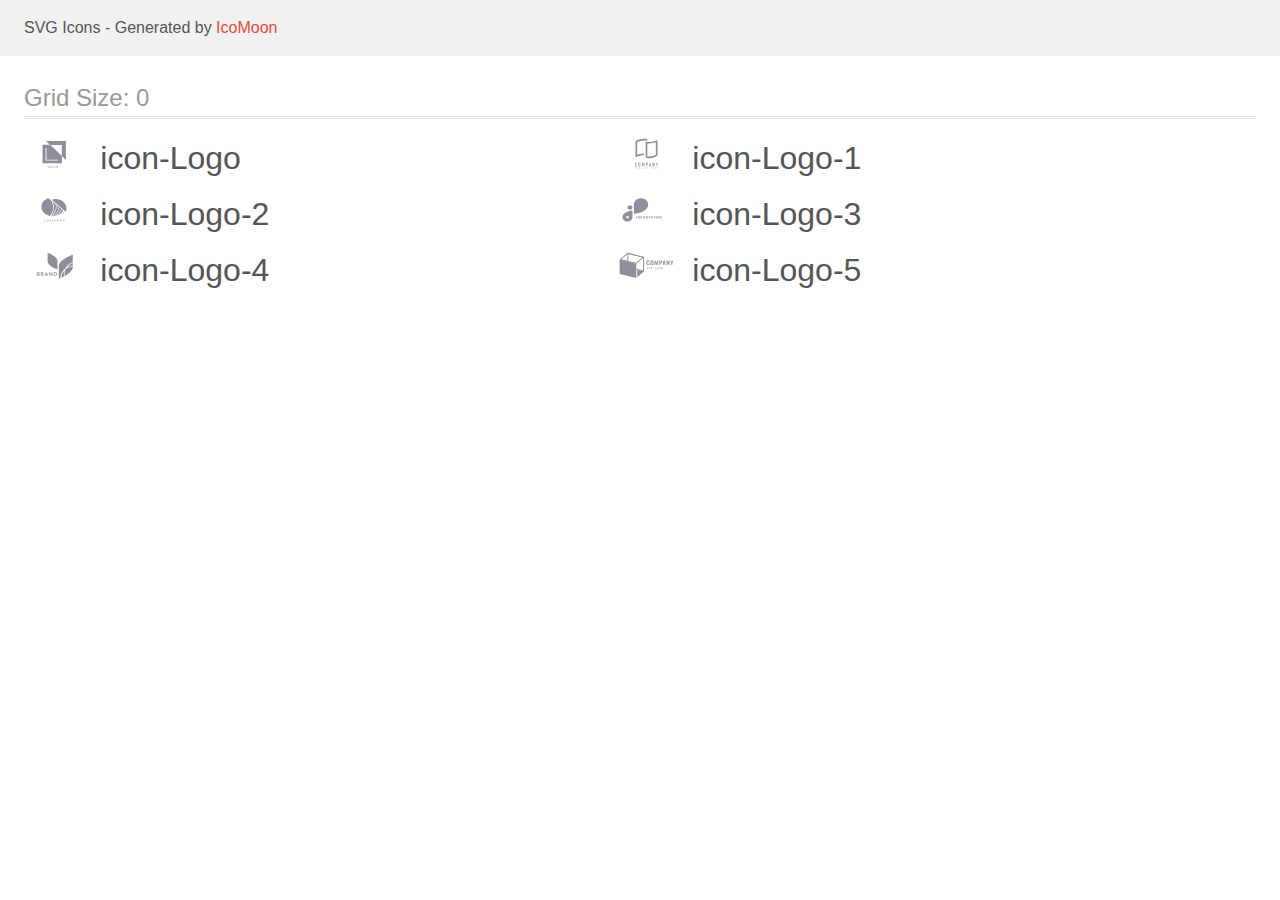
<file: images/icomoon/demo.html>
<!doctype html>
<html>
<head>
    <title>IcoMoon - SVG Icons</title>
    <meta charset="utf-8">
    <meta name="viewport" content="width=device-width, initial-scale=1">
    <link rel="stylesheet" href="demo-files/demo.css">
    <link rel="stylesheet" href="style.css">
</head>
<body>
<svg aria-hidden="true" style="position: absolute; width: 0; height: 0; overflow: hidden;" version="1.1" xmlns="http://www.w3.org/2000/svg" xmlns:xlink="http://www.w3.org/1999/xlink">
<defs>
<symbol id="icon-Logo" viewBox="0 0 59 32">
<path fill="#8e8f99" style="fill: var(--color1, #8e8f99)" d="M21.714 4l4.004 3.815-7.433-0.004v18.51h19.429v-7.077l4 3.811v-19.054h-20zM37.538 18.796l-11.354-10.817h11.354v10.817zM34.013 23.613h-12.653v-12.449h0.894v11.606h11.759v0.843zM23.883 29.749l-0.472-0.97h-0.389l0.684 1.284v0.748h0.353v-0.748l0.684-1.284h-0.388l-0.472 0.97zM25.622 28.78h0.084l0.767 2.031h-0.368l-0.164-0.476h-0.786l-0.164 0.476h-0.367l0.765-2.031h0.234zM25.249 30.058h0.595l-0.298-0.862-0.297 0.862zM27.704 29.721c-0.015-0.020-0.030-0.038-0.044-0.057-0.052-0.069-0.093-0.135-0.121-0.2s-0.043-0.132-0.043-0.201c0-0.106 0.022-0.197 0.066-0.273s0.106-0.135 0.186-0.176c0.080-0.042 0.173-0.063 0.28-0.063 0.103 0 0.192 0.021 0.266 0.063 0.075 0.041 0.133 0.095 0.173 0.163s0.061 0.142 0.061 0.223c0 0.064-0.012 0.123-0.035 0.176s-0.055 0.101-0.096 0.145c-0.041 0.044-0.088 0.085-0.142 0.124l-0.141 0.103 0.402 0.475c0.013-0.026 0.025-0.053 0.036-0.082 0.034-0.089 0.052-0.188 0.052-0.297h0.29c0 0.099-0.010 0.192-0.029 0.28s-0.049 0.17-0.091 0.245c-0.017 0.031-0.036 0.061-0.058 0.090l0.298 0.351h-0.389l-0.118-0.139c-0.064 0.049-0.133 0.086-0.208 0.114-0.099 0.035-0.204 0.053-0.315 0.053-0.135 0-0.252-0.025-0.35-0.074s-0.175-0.117-0.229-0.204c-0.053-0.087-0.080-0.186-0.080-0.297 0-0.083 0.017-0.155 0.052-0.218s0.081-0.122 0.141-0.176c0.055-0.050 0.118-0.1 0.188-0.15zM27.871 29.925l-0.042 0.031c-0.049 0.040-0.086 0.079-0.11 0.116s-0.039 0.070-0.046 0.1c-0.008 0.031-0.011 0.058-0.011 0.081 0 0.059 0.013 0.113 0.038 0.162s0.064 0.087 0.113 0.116c0.050 0.028 0.111 0.042 0.183 0.042 0.077 0 0.152-0.017 0.225-0.052 0.036-0.018 0.071-0.039 0.103-0.064l-0.452-0.532zM27.951 29.554l0.125-0.084c0.059-0.039 0.1-0.077 0.126-0.114s0.038-0.086 0.038-0.142c0-0.048-0.019-0.093-0.056-0.134s-0.090-0.061-0.158-0.061c-0.047 0-0.087 0.011-0.12 0.034s-0.057 0.050-0.074 0.087c-0.016 0.035-0.024 0.075-0.024 0.119 0 0.042 0.011 0.085 0.032 0.13s0.051 0.090 0.088 0.138c0.008 0.010 0.015 0.020 0.023 0.029zM31.505 30.15h-0.349c-0.010 0.088-0.032 0.163-0.064 0.225s-0.079 0.106-0.141 0.138c-0.061 0.032-0.142 0.047-0.241 0.047-0.082 0-0.152-0.016-0.211-0.049s-0.107-0.079-0.145-0.138c-0.037-0.059-0.065-0.131-0.084-0.213s-0.026-0.177-0.026-0.279v-0.172c0-0.108 0.010-0.204 0.029-0.287s0.051-0.156 0.091-0.213c0.040-0.058 0.090-0.101 0.149-0.131s0.129-0.045 0.209-0.045c0.098 0 0.177 0.017 0.237 0.050s0.106 0.080 0.137 0.142c0.032 0.062 0.052 0.137 0.061 0.225h0.349c-0.014-0.136-0.052-0.256-0.114-0.361s-0.148-0.187-0.259-0.247c-0.112-0.060-0.248-0.089-0.41-0.089-0.127 0-0.242 0.022-0.345 0.067s-0.188 0.109-0.261 0.194c-0.073 0.084-0.128 0.185-0.167 0.303s-0.057 0.25-0.057 0.396v0.169c0 0.146 0.019 0.278 0.056 0.396s0.093 0.219 0.165 0.303c0.072 0.083 0.158 0.147 0.258 0.192s0.213 0.067 0.339 0.067c0.164 0 0.303-0.030 0.417-0.089s0.203-0.141 0.266-0.244c0.063-0.104 0.1-0.223 0.112-0.356zM33.443 29.851v-0.112c0-0.153-0.020-0.291-0.061-0.412s-0.097-0.226-0.172-0.311c-0.074-0.087-0.163-0.152-0.266-0.197s-0.218-0.068-0.343-0.068c-0.125 0-0.239 0.023-0.342 0.068s-0.191 0.11-0.266 0.197c-0.074 0.086-0.132 0.189-0.173 0.311s-0.061 0.258-0.061 0.412v0.112c0 0.154 0.020 0.291 0.061 0.413s0.1 0.226 0.176 0.311c0.075 0.086 0.164 0.151 0.266 0.197s0.217 0.067 0.342 0.067c0.126 0 0.24-0.022 0.343-0.067s0.192-0.111 0.265-0.197c0.074-0.086 0.132-0.189 0.172-0.311s0.060-0.259 0.060-0.413zM33.092 29.737v0.114c0 0.113-0.011 0.214-0.033 0.301s-0.053 0.161-0.095 0.222c-0.042 0.059-0.093 0.105-0.153 0.135s-0.13 0.045-0.208 0.045c-0.077 0-0.146-0.015-0.206-0.045s-0.113-0.076-0.156-0.135c-0.043-0.060-0.075-0.134-0.098-0.222s-0.033-0.188-0.033-0.301v-0.114c0-0.113 0.011-0.213 0.033-0.3s0.054-0.16 0.096-0.219c0.043-0.059 0.094-0.104 0.155-0.134s0.129-0.046 0.206-0.046 0.147 0.015 0.208 0.046c0.061 0.030 0.113 0.074 0.155 0.134s0.075 0.132 0.096 0.219c0.022 0.087 0.033 0.186 0.033 0.3z"></path>
</symbol>
<symbol id="icon-Logo-1" viewBox="0 0 59 32">
<path fill="#8e8f99" style="fill: var(--color1, #8e8f99)" d="M28.636 3.391h-0.078c-0.12-0.007-0.24-0.010-0.36-0.013v0h-0.26c-0.227 0-0.458 0.006-0.688 0.017-0.017-0.001-0.035-0.001-0.052 0-2.082 0.118-4.123 0.638-6.009 1.533l-0.247 0.119v12.652l0.578-0.196c0.507-0.174 1.048-0.331 1.607-0.477 1.512-0.388 3.065-0.595 4.626-0.615v1.662c-0.207 0.002-0.408 0.007-0.609 0.017h-0.048c-1.201 0.066-2.393 0.249-3.559 0.546-1.477 0.37-2.901 0.925-4.24 1.652v-16.227c1.39-0.811 2.888-1.42 4.448-1.809 1.37-0.354 2.778-0.535 4.192-0.541h0.244c0.292 0.007 0.577 0.020 0.844 0.041 0.705 0.049 1.404 0.161 2.089 0.333v1.636c-0.666-0.155-1.342-0.257-2.024-0.305-0.014-0.001-0.028-0.002-0.041-0.004-0.141-0.012-0.282-0.024-0.414-0.024zM31.516 5.064c0.363 0.028 0.739 0.041 1.119 0.041 1.487-0.005 2.967-0.195 4.407-0.565 1.476-0.371 2.9-0.927 4.238-1.654v15.938c-1.391 0.81-2.889 1.419-4.449 1.809-1.37 0.352-2.778 0.533-4.192 0.539-1.072 0.009-2.14-0.117-3.18-0.375v-16.041c0.246 0.057 0.499 0.109 0.756 0.153 0.422 0.071 0.867 0.123 1.301 0.155zM39.627 5.187l-0.578 0.195c-0.532 0.179-1.068 0.339-1.608 0.481-1.57 0.403-3.183 0.61-4.804 0.616-0.377 0-0.724-0.010-1.060-0.032l-0.461-0.030v13.015l0.396 0.035c0.367 0.032 0.746 0.048 1.128 0.048 1.276-0.005 2.547-0.17 3.783-0.49 1.018-0.255 2.008-0.611 2.956-1.062l0.247-0.119v-12.656z"></path>
<path fill="#8e8f99" style="fill: var(--color1, #8e8f99)" d="M20.421 25.836c-0.083-0.086-0.183-0.154-0.294-0.199s-0.23-0.066-0.349-0.061c-0.127-0.002-0.253 0.022-0.372 0.070-0.108 0.043-0.207 0.108-0.289 0.19-0.082 0.083-0.145 0.182-0.186 0.291-0.045 0.114-0.068 0.236-0.067 0.359v2.168c-0.005 0.153 0.024 0.305 0.085 0.445 0.051 0.111 0.125 0.21 0.217 0.291 0.087 0.073 0.188 0.126 0.298 0.154 0.105 0.030 0.214 0.045 0.324 0.045 0.121 0.001 0.24-0.025 0.35-0.076 0.108-0.047 0.207-0.116 0.289-0.201 0.080-0.084 0.145-0.183 0.189-0.291 0.046-0.109 0.070-0.227 0.069-0.346v-0.243h-0.567v0.193c0.002 0.066-0.010 0.132-0.033 0.193-0.018 0.046-0.047 0.088-0.082 0.122-0.035 0.028-0.075 0.050-0.119 0.062-0.038 0.013-0.078 0.020-0.119 0.020-0.051 0.006-0.102-0.002-0.149-0.022s-0.087-0.053-0.117-0.094c-0.053-0.087-0.080-0.188-0.075-0.291v-2.021c-0.004-0.112 0.020-0.223 0.069-0.324 0.029-0.046 0.071-0.082 0.12-0.105s0.104-0.032 0.157-0.025c0.049-0.002 0.097 0.008 0.141 0.030s0.082 0.053 0.112 0.092c0.063 0.083 0.097 0.186 0.094 0.291v0.187h0.561v-0.221c0.001-0.13-0.022-0.258-0.069-0.379-0.042-0.114-0.106-0.217-0.189-0.305z"></path>
<path fill="#8e8f99" style="fill: var(--color1, #8e8f99)" d="M23.788 25.811c-0.181-0.153-0.409-0.237-0.645-0.238-0.115 0-0.23 0.021-0.338 0.061-0.11 0.039-0.212 0.1-0.299 0.177-0.094 0.084-0.169 0.188-0.22 0.304-0.057 0.132-0.085 0.276-0.082 0.42v2.079c-0.004 0.146 0.024 0.292 0.082 0.426 0.051 0.112 0.126 0.211 0.22 0.291 0.087 0.080 0.188 0.143 0.299 0.183 0.108 0.040 0.223 0.061 0.338 0.061s0.23-0.021 0.338-0.061c0.113-0.041 0.217-0.103 0.306-0.183 0.090-0.081 0.163-0.18 0.214-0.291 0.058-0.134 0.086-0.279 0.082-0.426v-2.079c0.003-0.144-0.025-0.288-0.082-0.42-0.050-0.115-0.123-0.218-0.214-0.304zM23.523 28.614c0.005 0.055-0.003 0.111-0.022 0.163s-0.050 0.099-0.090 0.138c-0.075 0.063-0.169 0.097-0.267 0.097s-0.192-0.034-0.267-0.097c-0.040-0.038-0.071-0.085-0.090-0.138s-0.027-0.108-0.022-0.163v-2.079c-0.005-0.055 0.003-0.111 0.022-0.163s0.050-0.099 0.090-0.138c0.075-0.063 0.169-0.097 0.267-0.097s0.192 0.034 0.267 0.097c0.040 0.038 0.071 0.085 0.090 0.138s0.027 0.108 0.022 0.163v2.079z"></path>
<path fill="#8e8f99" style="fill: var(--color1, #8e8f99)" d="M28.21 29.543v-3.936h-0.545l-0.716 2.084h-0.010l-0.721-2.084h-0.539v3.936h0.562v-2.395h0.010l0.551 1.693h0.28l0.555-1.693h0.010v2.395h0.562z"></path>
<path fill="#8e8f99" style="fill: var(--color1, #8e8f99)" d="M31.405 25.882c-0.087-0.097-0.196-0.171-0.318-0.215-0.132-0.043-0.269-0.063-0.408-0.061h-0.835v3.936h0.561v-1.537h0.289c0.175 0.008 0.349-0.029 0.506-0.108 0.128-0.071 0.234-0.175 0.308-0.301 0.065-0.105 0.109-0.221 0.129-0.343 0.022-0.148 0.032-0.298 0.030-0.448 0.006-0.189-0.013-0.378-0.055-0.562-0.037-0.136-0.108-0.261-0.207-0.362zM31.116 27.082c-0.002 0.071-0.020 0.141-0.052 0.205-0.032 0.061-0.083 0.109-0.145 0.138-0.083 0.037-0.174 0.054-0.265 0.049h-0.256v-1.338h0.289c0.087-0.004 0.174 0.013 0.253 0.049 0.058 0.033 0.104 0.084 0.132 0.145 0.031 0.069 0.047 0.144 0.049 0.219 0 0.083 0 0.17 0 0.262s0.006 0.186 0 0.27h-0.006z"></path>
<path fill="#8e8f99" style="fill: var(--color1, #8e8f99)" d="M34.062 25.606h-0.46l-0.867 3.936h0.561l0.165-0.846h0.765l0.165 0.846h0.561l-0.889-3.936zM33.544 28.161l0.276-1.427h0.010l0.275 1.427h-0.561z"></path>
<path fill="#8e8f99" style="fill: var(--color1, #8e8f99)" d="M37.686 27.978h-0.010l-0.847-2.371h-0.539v3.936h0.561v-2.367h0.012l0.857 2.367h0.528v-3.936h-0.561v2.371z"></path>
<path fill="#8e8f99" style="fill: var(--color1, #8e8f99)" d="M41.113 25.606l-0.451 1.565h-0.012l-0.451-1.565h-0.594l0.77 2.273v1.664h0.561v-1.664l0.77-2.273h-0.594z"></path>
<path fill="#8e8f99" style="fill: var(--color1, #8e8f99)" d="M18.857 30.654h0.27v0.759h0.184v-0.759h0.269v-0.155h-0.723v0.155z"></path>
<path fill="#8e8f99" style="fill: var(--color1, #8e8f99)" d="M21.13 30.498l-0.354 0.914h0.195l0.075-0.208h0.364l0.078 0.208h0.2l-0.363-0.914h-0.195zM21.101 31.051l0.124-0.339 0.124 0.339h-0.249z"></path>
<path fill="#8e8f99" style="fill: var(--color1, #8e8f99)" d="M23.376 31.076h0.211v0.118c-0.062 0.049-0.138 0.076-0.217 0.077-0.037 0.002-0.074-0.005-0.107-0.020s-0.063-0.038-0.086-0.067c-0.048-0.070-0.072-0.154-0.068-0.238 0-0.203 0.088-0.305 0.263-0.305 0.046-0.005 0.092 0.008 0.13 0.034s0.065 0.066 0.077 0.111l0.181-0.035c-0.039-0.179-0.168-0.269-0.387-0.269-0.117-0.003-0.232 0.039-0.319 0.118-0.046 0.045-0.082 0.1-0.104 0.161s-0.032 0.126-0.027 0.19c-0.005 0.125 0.036 0.248 0.117 0.343 0.045 0.046 0.099 0.082 0.159 0.105s0.124 0.033 0.188 0.029c0.143 0.004 0.282-0.048 0.387-0.145v-0.36h-0.396v0.154z"></path>
<path fill="#8e8f99" style="fill: var(--color1, #8e8f99)" d="M25.67 30.498h-0.185v0.914h0.64v-0.155h-0.455v-0.759z"></path>
<path fill="#8e8f99" style="fill: var(--color1, #8e8f99)" d="M27.61 30.498h-0.185v0.914h0.185v-0.914z"></path>
<path fill="#8e8f99" style="fill: var(--color1, #8e8f99)" d="M29.507 31.109l-0.374-0.61h-0.179v0.914h0.172v-0.597l0.367 0.597h0.184v-0.914h-0.169v0.61z"></path>
<path fill="#8e8f99" style="fill: var(--color1, #8e8f99)" d="M31.221 31.010h0.455v-0.155h-0.455v-0.201h0.49v-0.155h-0.675v0.914h0.694v-0.155h-0.509v-0.247z"></path>
<path fill="#8e8f99" style="fill: var(--color1, #8e8f99)" d="M35.378 30.859h-0.36v-0.36h-0.184v0.914h0.184v-0.4h0.36v0.4h0.184v-0.914h-0.184v0.36z"></path>
<path fill="#8e8f99" style="fill: var(--color1, #8e8f99)" d="M37.103 31.010h0.457v-0.155h-0.457v-0.201h0.492v-0.155h-0.675v0.914h0.692v-0.155h-0.509v-0.247z"></path>
<path fill="#8e8f99" style="fill: var(--color1, #8e8f99)" d="M39.442 31.010c0.159-0.025 0.24-0.109 0.24-0.254 0.005-0.039-0.001-0.078-0.017-0.114s-0.041-0.067-0.073-0.089c-0.083-0.042-0.175-0.060-0.267-0.054h-0.387v0.914h0.184v-0.382h0.036c0.039-0.002 0.078 0.005 0.114 0.020 0.027 0.017 0.049 0.040 0.065 0.067l0.2 0.291h0.22l-0.111-0.179c-0.049-0.088-0.119-0.163-0.202-0.219zM39.257 30.884h-0.136v-0.23h0.145c0.063-0.005 0.126 0.002 0.187 0.022 0.013 0.012 0.024 0.026 0.031 0.043s0.010 0.034 0.009 0.052c-0.001 0.018-0.006 0.035-0.014 0.051s-0.020 0.029-0.035 0.040c-0.060 0.018-0.124 0.026-0.187 0.022z"></path>
<path fill="#8e8f99" style="fill: var(--color1, #8e8f99)" d="M41.206 31.010h0.455v-0.155h-0.455v-0.201h0.492v-0.155h-0.676v0.914h0.694v-0.155h-0.509v-0.247z"></path>
</symbol>
<symbol id="icon-Logo-2" viewBox="0 0 59 32">
<path fill="#8e8f99" style="fill: var(--color1, #8e8f99)" d="M21.034 28.128c0.009 0 0.018 0.002 0.027 0.005s0.016 0.008 0.022 0.014l0.126 0.119c-0.098 0.096-0.219 0.173-0.355 0.225-0.159 0.057-0.331 0.085-0.503 0.081-0.162 0.003-0.323-0.023-0.473-0.076-0.135-0.048-0.257-0.121-0.357-0.213-0.102-0.095-0.18-0.207-0.23-0.329-0.055-0.136-0.082-0.278-0.080-0.422-0.002-0.144 0.027-0.288 0.087-0.423 0.055-0.122 0.138-0.234 0.244-0.329 0.108-0.093 0.237-0.166 0.379-0.214 0.155-0.051 0.321-0.077 0.487-0.076 0.155-0.003 0.309 0.020 0.453 0.069 0.125 0.046 0.24 0.111 0.339 0.19l-0.106 0.127c-0.007 0.009-0.016 0.017-0.027 0.023-0.012 0.007-0.028 0.011-0.043 0.009-0.016-0.001-0.032-0.006-0.046-0.014l-0.057-0.034-0.079-0.043c-0.034-0.016-0.069-0.030-0.106-0.042-0.047-0.014-0.095-0.026-0.144-0.034-0.062-0.010-0.125-0.014-0.188-0.014-0.12-0.001-0.239 0.018-0.35 0.057-0.104 0.036-0.197 0.090-0.274 0.159-0.079 0.073-0.139 0.16-0.178 0.253-0.044 0.107-0.066 0.22-0.065 0.334-0.002 0.116 0.020 0.23 0.065 0.34 0.038 0.093 0.098 0.179 0.175 0.252 0.072 0.068 0.162 0.122 0.262 0.156 0.103 0.036 0.213 0.055 0.325 0.054 0.064 0.001 0.129-0.003 0.192-0.011 0.104-0.011 0.204-0.042 0.292-0.090 0.044-0.025 0.086-0.053 0.125-0.084 0.016-0.013 0.038-0.021 0.060-0.022z"></path>
<path fill="#8e8f99" style="fill: var(--color1, #8e8f99)" d="M24.678 27.532c0.002 0.143-0.027 0.285-0.085 0.419-0.051 0.122-0.132 0.233-0.238 0.326s-0.232 0.166-0.373 0.214c-0.309 0.101-0.65 0.101-0.959 0-0.14-0.049-0.266-0.122-0.371-0.214-0.105-0.095-0.187-0.206-0.24-0.329-0.114-0.271-0.114-0.568 0-0.84 0.054-0.122 0.135-0.235 0.24-0.33 0.106-0.090 0.232-0.16 0.371-0.206 0.308-0.102 0.651-0.102 0.959 0 0.14 0.049 0.267 0.122 0.372 0.214 0.104 0.094 0.185 0.204 0.238 0.325 0.058 0.135 0.087 0.278 0.085 0.422zM24.347 27.532c0.002-0.114-0.018-0.228-0.060-0.337-0.035-0.093-0.093-0.179-0.169-0.252-0.074-0.069-0.165-0.124-0.267-0.159-0.224-0.074-0.473-0.074-0.697 0-0.102 0.035-0.193 0.090-0.267 0.159-0.077 0.073-0.135 0.159-0.17 0.252-0.080 0.219-0.080 0.454 0 0.674 0.036 0.093 0.094 0.179 0.17 0.252 0.074 0.069 0.165 0.123 0.267 0.158 0.225 0.072 0.472 0.072 0.697 0 0.102-0.035 0.192-0.089 0.267-0.158 0.076-0.073 0.133-0.159 0.169-0.252 0.042-0.109 0.063-0.223 0.060-0.337z"></path>
<path fill="#8e8f99" style="fill: var(--color1, #8e8f99)" d="M27.164 27.885l0.033 0.076c0.013-0.027 0.024-0.051 0.036-0.076s0.026-0.050 0.041-0.074l0.806-1.252c0.016-0.022 0.030-0.035 0.046-0.039 0.021-0.006 0.044-0.008 0.066-0.007h0.238v2.036h-0.282v-1.497c0-0.019 0-0.040 0-0.063-0.002-0.023-0.002-0.047 0-0.070l-0.811 1.269c-0.010 0.019-0.027 0.035-0.047 0.046s-0.045 0.017-0.069 0.017h-0.046c-0.025 0-0.049-0.006-0.069-0.017s-0.037-0.027-0.047-0.047l-0.834-1.277c0 0.024 0 0.049 0 0.073s0 0.046 0 0.065v1.497h-0.273v-2.032h0.238c0.022-0.001 0.045 0.001 0.066 0.007 0.020 0.008 0.035 0.022 0.044 0.039l0.823 1.253c0.016 0.023 0.030 0.047 0.041 0.073z"></path>
<path fill="#8e8f99" style="fill: var(--color1, #8e8f99)" d="M30.197 27.784v0.763h-0.316v-2.034h0.704c0.133-0.002 0.265 0.013 0.393 0.044 0.102 0.025 0.197 0.068 0.278 0.127 0.070 0.055 0.124 0.123 0.158 0.199 0.037 0.083 0.055 0.171 0.054 0.26 0.001 0.089-0.018 0.178-0.058 0.26-0.038 0.078-0.096 0.148-0.17 0.203-0.081 0.061-0.176 0.107-0.279 0.135-0.123 0.034-0.251 0.049-0.38 0.047l-0.382-0.005zM30.197 27.566h0.382c0.083 0.001 0.165-0.010 0.244-0.031 0.065-0.019 0.125-0.049 0.177-0.088 0.047-0.037 0.084-0.083 0.107-0.135 0.026-0.054 0.039-0.113 0.038-0.171 0.004-0.057-0.007-0.113-0.032-0.166s-0.062-0.1-0.11-0.139c-0.12-0.080-0.272-0.119-0.424-0.109h-0.382v0.838z"></path>
<path fill="#8e8f99" style="fill: var(--color1, #8e8f99)" d="M34.437 28.549h-0.249c-0.025 0.001-0.050-0.006-0.069-0.019-0.018-0.013-0.032-0.029-0.041-0.047l-0.215-0.492h-1.077l-0.222 0.492c-0.008 0.018-0.022 0.034-0.039 0.046-0.020 0.014-0.045 0.021-0.071 0.020h-0.249l0.946-2.036h0.328l0.959 2.036zM32.875 27.793h0.89l-0.375-0.829c-0.029-0.062-0.052-0.126-0.071-0.191l-0.036 0.106c-0.011 0.032-0.024 0.062-0.035 0.086l-0.372 0.828z"></path>
<path fill="#8e8f99" style="fill: var(--color1, #8e8f99)" d="M35.8 26.522c0.019 0.009 0.035 0.021 0.047 0.036l1.38 1.535c0-0.024 0-0.049 0-0.071s0-0.046 0-0.067v-1.442h0.282v2.036h-0.158c-0.022 0.001-0.045-0.004-0.065-0.012-0.020-0.010-0.037-0.023-0.050-0.038l-1.379-1.534c0.002 0.023 0.002 0.047 0 0.070 0 0.023 0 0.043 0 0.062v1.452h-0.282v-2.036h0.167c0.020-0 0.039 0.003 0.057 0.009z"></path>
<path fill="#8e8f99" style="fill: var(--color1, #8e8f99)" d="M39.834 27.739v0.809h-0.316v-0.809l-0.872-1.226h0.282c0.024-0.001 0.048 0.005 0.068 0.018 0.017 0.013 0.032 0.029 0.043 0.046l0.546 0.791c0.022 0.034 0.041 0.065 0.057 0.094s0.028 0.058 0.039 0.086l0.041-0.088c0.015-0.032 0.033-0.063 0.054-0.093l0.538-0.797c0.011-0.016 0.025-0.030 0.041-0.043 0.019-0.014 0.043-0.021 0.068-0.020h0.285l-0.874 1.232z"></path>
<path fill="#8e8f99" style="fill: var(--color1, #8e8f99)" d="M27.008 23.095c0.137 0.015 0.276 0.027 0.416 0.038 2.128-0.813 3.929-2.145 5.176-3.828s1.887-3.643 1.838-5.634l-2.346-2.004c0.477 2.12 0.254 4.313-0.644 6.331s-2.436 3.783-4.441 5.098z"></path>
<path fill="#8e8f99" style="fill: var(--color1, #8e8f99)" d="M26.17 23.002l0.063 0.011c2.143-1.31 3.776-3.138 4.69-5.25s1.064-4.408 0.433-6.594l-3.341-2.854c1.351 2.346 1.895 4.972 1.568 7.572s-1.511 5.067-3.414 7.115z"></path>
<path fill="#8e8f99" style="fill: var(--color1, #8e8f99)" d="M37.5 16.024c-0.568 2.188-1.946 4.162-3.931 5.628-0.58 0.43-1.205 0.814-1.868 1.145 1.616-0.406 3.102-1.123 4.342-2.097s2.202-2.178 2.812-3.52l-1.355-1.156z"></path>
<path fill="#8e8f99" style="fill: var(--color1, #8e8f99)" d="M36.968 15.702l-1.929-1.648c-0.037 1.879-0.662 3.716-1.811 5.318s-2.779 2.914-4.721 3.796h0.009c0.433-0 0.865-0.022 1.295-0.066 1.815-0.633 3.418-1.64 4.667-2.931s2.104-2.826 2.489-4.469z"></path>
<path fill="#8e8f99" style="fill: var(--color1, #8e8f99)" d="M26.449 7.112l-2.301-1.969c-2.057 0.679-3.827 1.873-5.077 3.426s-1.922 3.392-1.928 5.276v0c0.008 2.082 0.828 4.103 2.331 5.742s3.603 2.803 5.967 3.308c2.111-2.197 3.346-4.912 3.528-7.75s-0.701-5.652-2.52-8.032z"></path>
<path fill="#8e8f99" style="fill: var(--color1, #8e8f99)" d="M42.286 15.399c-0.008-2.47-1.161-4.838-3.205-6.585s-4.815-2.731-7.707-2.739c-1.336-0.001-2.661 0.21-3.907 0.621l14.090 12.039c0.482-1.064 0.73-2.196 0.729-3.337z"></path>
</symbol>
<symbol id="icon-Logo-3" viewBox="0 0 59 32">
<path fill="#8e8f99" style="fill: var(--color1, #8e8f99)" d="M13.759 12.296h-0.002c-1.363 0-2.468 0.996-2.468 2.225v0.002c0 1.229 1.105 2.225 2.468 2.225h0.002c1.363 0 2.468-0.996 2.468-2.225v-0.002c0-1.229-1.105-2.225-2.468-2.225z"></path>
<path fill="#8e8f99" style="fill: var(--color1, #8e8f99)" d="M31.978 11.585c-0.004-1.707-0.758-3.343-2.096-4.551s-3.153-1.887-5.047-1.891v0c-1.894 0.003-3.709 0.683-5.049 1.89s-2.094 2.844-2.098 4.552v9.414c0 0 14.288-1.435 14.289-9.412v-0.001z"></path>
<path fill="#8e8f99" style="fill: var(--color1, #8e8f99)" d="M6.286 24.088c0.003 1.188 0.528 2.326 1.46 3.166s2.194 1.314 3.511 1.317c1.317-0.003 2.579-0.477 3.511-1.317s1.456-1.978 1.46-3.165v-6.55c0 0-9.942 0.999-9.942 6.549zM11.257 25.262c-0.258 0-0.509-0.069-0.723-0.198s-0.381-0.312-0.479-0.527-0.124-0.45-0.074-0.678c0.050-0.228 0.174-0.437 0.356-0.601s0.414-0.276 0.666-0.321c0.252-0.045 0.514-0.022 0.752 0.067s0.441 0.239 0.584 0.432c0.143 0.193 0.219 0.42 0.219 0.652 0.001 0.154-0.033 0.308-0.098 0.451s-0.161 0.273-0.282 0.382c-0.121 0.109-0.265 0.196-0.423 0.256s-0.328 0.090-0.499 0.090v-0.004z"></path>
<path fill="#8e8f99" style="fill: var(--color1, #8e8f99)" d="M20.348 23.151v2.438h-0.502v-2.438h0.502zM21.319 24.193v0.392h-1.108v-0.392h1.108zM21.436 23.151v0.393h-1.225v-0.393h1.225zM23.73 24.313v0.116c0 0.185-0.025 0.352-0.075 0.499s-0.121 0.273-0.213 0.377c-0.091 0.103-0.201 0.181-0.328 0.236-0.126 0.055-0.266 0.082-0.42 0.082-0.153 0-0.293-0.027-0.42-0.082-0.126-0.055-0.235-0.133-0.328-0.236-0.093-0.104-0.165-0.229-0.216-0.377-0.050-0.147-0.075-0.314-0.075-0.499v-0.116c0-0.186 0.025-0.353 0.075-0.499 0.050-0.147 0.121-0.273 0.213-0.377 0.093-0.104 0.202-0.183 0.328-0.238 0.127-0.055 0.267-0.082 0.42-0.082 0.154 0 0.294 0.027 0.42 0.082 0.127 0.055 0.237 0.134 0.328 0.238 0.093 0.104 0.164 0.229 0.214 0.377 0.051 0.146 0.077 0.312 0.077 0.499zM23.222 24.429v-0.119c0-0.13-0.012-0.243-0.035-0.342s-0.058-0.181-0.104-0.248-0.102-0.117-0.167-0.151c-0.066-0.035-0.141-0.052-0.226-0.052s-0.16 0.017-0.226 0.052c-0.065 0.034-0.12 0.084-0.166 0.151-0.045 0.067-0.079 0.15-0.102 0.248s-0.035 0.212-0.035 0.342v0.119c0 0.128 0.012 0.242 0.035 0.341 0.023 0.098 0.058 0.181 0.104 0.249 0.046 0.067 0.102 0.118 0.167 0.152s0.141 0.052 0.226 0.052c0.085 0 0.16-0.017 0.226-0.052s0.121-0.085 0.166-0.152c0.045-0.068 0.079-0.151 0.102-0.249 0.023-0.099 0.035-0.213 0.035-0.341zM25.36 24.951c0-0.044-0.007-0.083-0.020-0.117-0.012-0.036-0.036-0.068-0.070-0.097-0.035-0.030-0.083-0.060-0.146-0.089s-0.143-0.059-0.243-0.090c-0.11-0.036-0.215-0.076-0.315-0.121-0.098-0.045-0.185-0.096-0.261-0.156-0.075-0.060-0.134-0.13-0.177-0.209-0.042-0.079-0.064-0.171-0.064-0.276 0-0.102 0.022-0.194 0.067-0.276 0.045-0.084 0.107-0.155 0.188-0.214 0.080-0.060 0.175-0.107 0.285-0.139 0.11-0.032 0.232-0.049 0.363-0.049 0.18 0 0.337 0.032 0.47 0.097s0.238 0.154 0.311 0.266c0.075 0.113 0.112 0.242 0.112 0.387h-0.499c0-0.071-0.015-0.134-0.045-0.188-0.029-0.055-0.074-0.098-0.134-0.129-0.059-0.031-0.134-0.047-0.224-0.047-0.087 0-0.16 0.013-0.218 0.040-0.058 0.026-0.102 0.061-0.131 0.105-0.029 0.044-0.044 0.093-0.044 0.147 0 0.041 0.010 0.079 0.030 0.112 0.021 0.034 0.052 0.065 0.094 0.094s0.092 0.056 0.152 0.082c0.060 0.026 0.13 0.051 0.209 0.075 0.133 0.040 0.249 0.085 0.35 0.136 0.102 0.050 0.186 0.107 0.254 0.169s0.119 0.133 0.154 0.213c0.035 0.079 0.052 0.169 0.052 0.27 0 0.106-0.021 0.201-0.062 0.285s-0.101 0.155-0.179 0.213c-0.078 0.058-0.171 0.102-0.28 0.132s-0.229 0.045-0.363 0.045c-0.12 0-0.239-0.016-0.357-0.047-0.117-0.032-0.224-0.081-0.32-0.146-0.095-0.065-0.171-0.147-0.228-0.248s-0.085-0.219-0.085-0.357h0.504c0 0.076 0.012 0.14 0.035 0.192s0.056 0.095 0.099 0.127c0.044 0.032 0.095 0.056 0.154 0.070 0.060 0.015 0.126 0.022 0.198 0.022 0.087 0 0.158-0.012 0.214-0.037 0.057-0.025 0.099-0.059 0.126-0.102 0.028-0.044 0.042-0.093 0.042-0.147zM27.294 23.151v2.438h-0.501v-2.438h0.501zM28.044 23.151v0.393h-1.989v-0.393h1.989zM29.966 25.197v0.392h-1.297v-0.392h1.297zM28.832 23.151v2.438h-0.502v-2.438h0.502zM29.797 24.144v0.382h-1.128v-0.382h1.128zM29.964 23.151v0.393h-1.296v-0.393h1.296zM30.259 23.151h0.909c0.186 0 0.346 0.028 0.48 0.084 0.135 0.056 0.239 0.138 0.311 0.248s0.109 0.244 0.109 0.403c0 0.131-0.022 0.243-0.067 0.337-0.044 0.093-0.105 0.17-0.186 0.233-0.079 0.061-0.172 0.11-0.28 0.147l-0.159 0.084h-0.79l-0.003-0.392h0.588c0.088 0 0.161-0.016 0.219-0.047s0.102-0.075 0.131-0.131c0.030-0.056 0.045-0.12 0.045-0.194 0-0.078-0.015-0.146-0.044-0.203s-0.073-0.1-0.132-0.131-0.133-0.045-0.223-0.045h-0.407v2.044h-0.502v-2.438zM31.621 25.589l-0.556-1.086 0.531-0.003 0.562 1.066v0.023h-0.537zM34.258 24.72h-0.621v-0.392h0.621c0.096 0 0.174-0.016 0.234-0.047 0.060-0.032 0.104-0.077 0.132-0.134s0.042-0.121 0.042-0.192c0-0.073-0.014-0.14-0.042-0.203s-0.072-0.113-0.132-0.151-0.138-0.057-0.234-0.057h-0.447v2.044h-0.502v-2.438h0.949c0.191 0 0.354 0.035 0.49 0.104 0.137 0.068 0.242 0.162 0.315 0.283s0.109 0.258 0.109 0.413c0 0.157-0.036 0.294-0.109 0.408s-0.177 0.204-0.315 0.266c-0.136 0.062-0.3 0.094-0.49 0.094zM37.154 25.197v0.392h-1.297v-0.392h1.297zM36.021 23.151v2.438h-0.502v-2.438h0.502zM36.985 24.144v0.382h-1.128v-0.382h1.128zM37.153 23.151v0.393h-1.296v-0.393h1.296zM38.571 23.151v2.438h-0.501v-2.438h0.501zM39.321 23.151v0.393h-1.989v-0.393h1.989zM41.242 25.197v0.392h-1.297v-0.392h1.297zM40.109 23.151v2.438h-0.502v-2.438h0.502zM41.073 24.144v0.382h-1.128v-0.382h1.128zM41.241 23.151v0.393h-1.296v-0.393h1.296zM41.535 23.151h0.909c0.186 0 0.347 0.028 0.48 0.084 0.135 0.056 0.239 0.138 0.311 0.248s0.109 0.244 0.109 0.403c0 0.131-0.022 0.243-0.067 0.337-0.044 0.093-0.105 0.17-0.186 0.233-0.079 0.061-0.172 0.11-0.28 0.147l-0.159 0.084h-0.79l-0.003-0.392h0.588c0.088 0 0.161-0.016 0.219-0.047s0.102-0.075 0.131-0.131c0.030-0.056 0.045-0.12 0.045-0.194 0-0.078-0.014-0.146-0.044-0.203s-0.073-0.1-0.132-0.131c-0.059-0.030-0.133-0.045-0.223-0.045h-0.407v2.044h-0.502v-2.438zM42.898 25.589l-0.556-1.086 0.531-0.003 0.563 1.066v0.023h-0.537zM45.001 24.951c0-0.044-0.007-0.083-0.020-0.117-0.012-0.036-0.036-0.068-0.070-0.097-0.035-0.030-0.083-0.060-0.146-0.089s-0.143-0.059-0.243-0.090c-0.111-0.036-0.215-0.076-0.315-0.121-0.098-0.045-0.185-0.096-0.261-0.156-0.075-0.060-0.134-0.13-0.178-0.209-0.042-0.079-0.064-0.171-0.064-0.276 0-0.102 0.022-0.194 0.067-0.276 0.045-0.084 0.107-0.155 0.188-0.214 0.080-0.060 0.175-0.107 0.285-0.139 0.111-0.032 0.232-0.049 0.363-0.049 0.18 0 0.337 0.032 0.47 0.097s0.238 0.154 0.311 0.266c0.075 0.113 0.112 0.242 0.112 0.387h-0.499c0-0.071-0.015-0.134-0.045-0.188-0.029-0.055-0.074-0.098-0.134-0.129-0.059-0.031-0.134-0.047-0.224-0.047-0.087 0-0.16 0.013-0.218 0.040-0.058 0.026-0.102 0.061-0.131 0.105-0.029 0.044-0.044 0.093-0.044 0.147 0 0.041 0.010 0.079 0.030 0.112 0.021 0.034 0.052 0.065 0.094 0.094s0.092 0.056 0.152 0.082c0.060 0.026 0.13 0.051 0.209 0.075 0.133 0.040 0.249 0.085 0.35 0.136 0.102 0.050 0.186 0.107 0.254 0.169s0.119 0.133 0.154 0.213c0.035 0.079 0.052 0.169 0.052 0.27 0 0.106-0.021 0.201-0.062 0.285s-0.101 0.155-0.179 0.213c-0.078 0.058-0.171 0.102-0.28 0.132s-0.229 0.045-0.363 0.045c-0.12 0-0.239-0.016-0.357-0.047-0.117-0.032-0.224-0.081-0.32-0.146-0.095-0.065-0.171-0.147-0.228-0.248s-0.085-0.219-0.085-0.357h0.504c0 0.076 0.012 0.14 0.035 0.192s0.056 0.095 0.099 0.127c0.044 0.032 0.095 0.056 0.154 0.070 0.060 0.015 0.126 0.022 0.198 0.022 0.087 0 0.158-0.012 0.214-0.037 0.057-0.025 0.099-0.059 0.126-0.102 0.028-0.044 0.042-0.093 0.042-0.147z"></path>
</symbol>
<symbol id="icon-Logo-4" viewBox="0 0 59 32">
<path fill="#8e8f99" style="fill: var(--color1, #8e8f99)" d="M15.31 25.356c0.14 0.156 0.215 0.352 0.211 0.553 0.007 0.131-0.019 0.262-0.075 0.383s-0.143 0.229-0.252 0.316c-0.273 0.185-0.61 0.276-0.951 0.255h-1.671v-3.504h1.637c0.323-0.019 0.644 0.063 0.907 0.233 0.106 0.080 0.189 0.18 0.245 0.294s0.080 0.238 0.073 0.361c0.010 0.193-0.058 0.383-0.19 0.536-0.127 0.139-0.303 0.236-0.498 0.274 0.222 0.036 0.422 0.143 0.565 0.3zM13.349 24.827h0.7c0.159 0.011 0.317-0.031 0.445-0.116 0.053-0.043 0.093-0.096 0.12-0.155s0.037-0.123 0.031-0.187c0.005-0.063-0.006-0.127-0.031-0.186s-0.066-0.113-0.117-0.156c-0.132-0.088-0.295-0.13-0.458-0.118h-0.688v0.919zM14.562 26.171c0.056-0.044 0.1-0.099 0.129-0.161s0.041-0.129 0.036-0.195c0.004-0.068-0.009-0.135-0.038-0.198s-0.074-0.118-0.131-0.162c-0.137-0.091-0.305-0.136-0.475-0.127h-0.734v0.964h0.744c0.167 0.009 0.333-0.034 0.47-0.122z"></path>
<path fill="#8e8f99" style="fill: var(--color1, #8e8f99)" d="M18.656 26.862l-0.911-1.369h-0.342v1.369h-0.783v-3.504h1.483c0.374-0.023 0.744 0.083 1.033 0.298 0.207 0.19 0.332 0.441 0.353 0.707s-0.066 0.529-0.242 0.743c-0.183 0.189-0.433 0.314-0.707 0.356l0.97 1.4h-0.852zM17.403 25.015h0.641c0.445 0 0.667-0.177 0.667-0.531 0.005-0.072-0.008-0.145-0.036-0.212s-0.072-0.13-0.128-0.181c-0.141-0.105-0.322-0.156-0.504-0.142h-0.648l0.008 1.067z"></path>
<path fill="#8e8f99" style="fill: var(--color1, #8e8f99)" d="M22.939 26.157h-1.561l-0.276 0.705h-0.821l1.434-3.465h0.888l1.428 3.465h-0.822l-0.27-0.705zM22.73 25.627l-0.57-1.479-0.57 1.479h1.141z"></path>
<path fill="#8e8f99" style="fill: var(--color1, #8e8f99)" d="M28.299 26.863h-0.778l-1.744-2.383v2.383h-0.776v-3.504h0.776l1.744 2.397v-2.397h0.778v3.504z"></path>
<path fill="#8e8f99" style="fill: var(--color1, #8e8f99)" d="M32.737 26.024c-0.161 0.265-0.406 0.48-0.704 0.618-0.338 0.154-0.714 0.23-1.093 0.221h-1.384v-3.504h1.384c0.378-0.009 0.754 0.065 1.093 0.216 0.298 0.135 0.543 0.348 0.704 0.611 0.16 0.285 0.243 0.6 0.243 0.919s-0.083 0.634-0.243 0.919zM31.847 25.94c0.222-0.233 0.344-0.529 0.344-0.836s-0.122-0.603-0.344-0.836c-0.268-0.211-0.618-0.318-0.974-0.298h-0.54v2.268h0.54c0.355 0.020 0.705-0.087 0.974-0.298z"></path>
<path fill="#8e8f99" style="fill: var(--color1, #8e8f99)" d="M23.425 3.867c0 0 10.038 3.412 9.825 8.349v8.351c0 0-10.031-3.413-9.821-8.351l-0.004-8.349z"></path>
<path fill="#8e8f99" style="fill: var(--color1, #8e8f99)" d="M42.194 18.611c1.896-1.175 4.089-1.902 6.378-2.116v-2.614c-2.638 0.915-4.875 2.575-6.378 4.73z"></path>
<path fill="#8e8f99" style="fill: var(--color1, #8e8f99)" d="M41.055 19.399c1.552-2.813 4.242-4.983 7.517-6.065v-7.532c0 0-14.296 4.86-13.993 11.891v11.889c0 0 0.637-0.217 1.639-0.625 0-0.38 0-0.764 0.046-1.149 0.296-3.264 2.020-6.289 4.792-8.409z"></path>
<path fill="#8e8f99" style="fill: var(--color1, #8e8f99)" d="M39.695 23.815c0.075-0.825 0.243-1.64 0.5-2.434-1.726 1.831-2.772 4.103-2.989 6.497-0.021 0.226-0.032 0.452-0.038 0.685 0.812-0.351 1.757-0.789 2.75-1.304-0.253-1.132-0.328-2.291-0.222-3.443z"></path>
<path fill="#8e8f99" style="fill: var(--color1, #8e8f99)" d="M40.264 23.858c-0.095 1.042-0.036 2.090 0.177 3.117 3.906-2.104 8.294-5.355 8.125-9.284v-0.342c-2.791 0.281-5.401 1.379-7.431 3.126-0.475 1.082-0.769 2.222-0.871 3.383z"></path>
</symbol>
<symbol id="icon-Logo-5" viewBox="0 0 59 32">
<path fill="#8e8f99" style="fill: var(--color1, #8e8f99)" d="M30.588 15.682c-0.254-0.338-0.375-0.737-0.346-1.138v-1.65c0-0.506 0.115-0.89 0.344-1.153s0.624-0.394 1.183-0.393c0.525 0 0.898 0.112 1.119 0.336 0.24 0.286 0.358 0.635 0.331 0.987v0.388h-0.94v-0.393c0.003-0.129-0.006-0.257-0.027-0.384-0.014-0.087-0.061-0.168-0.134-0.228-0.096-0.066-0.218-0.097-0.34-0.089-0.129-0.008-0.256 0.025-0.358 0.094-0.082 0.067-0.136 0.156-0.156 0.252-0.027 0.135-0.039 0.271-0.037 0.408v2.003c-0.015 0.193 0.027 0.387 0.121 0.562 0.047 0.060 0.112 0.107 0.188 0.136s0.16 0.041 0.242 0.032c0.12 0.009 0.24-0.024 0.333-0.091 0.077-0.066 0.126-0.151 0.14-0.243 0.022-0.133 0.032-0.267 0.029-0.401v-0.406h0.94v0.371c0.026 0.367-0.088 0.732-0.325 1.038-0.216 0.245-0.584 0.368-1.125 0.368s-0.949-0.131-1.181-0.403z"></path>
<path fill="#8e8f99" style="fill: var(--color1, #8e8f99)" d="M34.501 15.699c-0.237-0.257-0.356-0.631-0.356-1.127v-1.736c0-0.49 0.119-0.861 0.356-1.113s0.634-0.377 1.191-0.376c0.553 0 0.947 0.125 1.185 0.376 0.237 0.252 0.358 0.623 0.358 1.113v1.736c0 0.49-0.121 0.866-0.362 1.125s-0.634 0.388-1.181 0.388-0.951-0.131-1.191-0.386zM36.129 15.282c0.085-0.161 0.124-0.337 0.113-0.514v-2.125c0.011-0.173-0.027-0.346-0.111-0.504-0.048-0.061-0.114-0.109-0.192-0.138s-0.164-0.040-0.248-0.030c-0.084-0.010-0.17 0-0.248 0.030s-0.145 0.077-0.193 0.138c-0.086 0.157-0.124 0.33-0.113 0.504v2.136c-0.012 0.177 0.027 0.353 0.113 0.514 0.055 0.054 0.122 0.098 0.198 0.127s0.158 0.045 0.242 0.045 0.166-0.015 0.242-0.045c0.076-0.030 0.143-0.073 0.198-0.127v-0.010z"></path>
<path fill="#8e8f99" style="fill: var(--color1, #8e8f99)" d="M38.364 11.398h1.012l0.761 3.203 0.778-3.203h0.984l0.099 4.623h-0.728l-0.078-3.213-0.751 3.213h-0.584l-0.778-3.225-0.072 3.225h-0.735l0.091-4.623z"></path>
<path fill="#8e8f99" style="fill: var(--color1, #8e8f99)" d="M43.133 11.398h1.576c0.908 0 1.362 0.438 1.362 1.313 0 0.838-0.478 1.257-1.434 1.256h-0.537v2.055h-0.973l0.006-4.623zM44.479 13.374c0.096 0.011 0.194 0.003 0.286-0.022s0.177-0.067 0.249-0.124c0.112-0.156 0.161-0.339 0.14-0.522 0.005-0.141-0.011-0.282-0.047-0.42-0.014-0.046-0.038-0.089-0.072-0.127s-0.075-0.069-0.123-0.093c-0.135-0.056-0.284-0.081-0.434-0.074h-0.377v1.382h0.377z"></path>
<path fill="#8e8f99" style="fill: var(--color1, #8e8f99)" d="M47.474 11.398h1.045l1.072 4.623h-0.907l-0.212-1.066h-0.932l-0.218 1.066h-0.92l1.072-4.623zM48.367 14.419l-0.364-1.941-0.364 1.941h0.728z"></path>
<path fill="#8e8f99" style="fill: var(--color1, #8e8f99)" d="M50.456 11.398h0.681l1.304 2.637v-2.637h0.807v4.623h-0.648l-1.311-2.753v2.753h-0.835l0.002-4.623z"></path>
<path fill="#8e8f99" style="fill: var(--color1, #8e8f99)" d="M55.139 14.258l-1.084-2.854h0.912l0.661 1.833 0.621-1.833h0.893l-1.070 2.854v1.763h-0.934v-1.763z"></path>
<path fill="#8e8f99" style="fill: var(--color1, #8e8f99)" d="M32.090 18.042v0.242h-0.794v1.879h-0.333v-1.879h-0.798v-0.242h1.924z"></path>
<path fill="#8e8f99" style="fill: var(--color1, #8e8f99)" d="M34.578 20.163h-0.257c-0.026 0.001-0.052-0.006-0.072-0.020-0.019-0.012-0.034-0.029-0.043-0.049l-0.23-0.504h-1.101l-0.23 0.504c-0.007 0.021-0.018 0.041-0.035 0.057-0.020 0.014-0.046 0.021-0.072 0.020h-0.257l0.973-2.12h0.339l0.984 2.112zM32.968 19.375h0.918l-0.389-0.863c-0.029-0.065-0.053-0.132-0.072-0.2-0.014 0.040-0.025 0.079-0.037 0.113l-0.035 0.089-0.385 0.861z"></path>
<path fill="#8e8f99" style="fill: var(--color1, #8e8f99)" d="M36.256 19.954c0.061 0.003 0.122 0.003 0.183 0 0.053-0.005 0.105-0.013 0.156-0.025 0.048-0.010 0.094-0.023 0.14-0.039 0.043-0.015 0.086-0.034 0.13-0.052v-0.477h-0.389c-0.010 0-0.019-0.001-0.028-0.004s-0.017-0.007-0.024-0.013c-0.006-0.005-0.011-0.011-0.015-0.017s-0.005-0.014-0.005-0.021v-0.163h0.755v0.813c-0.062 0.038-0.127 0.072-0.195 0.101-0.069 0.030-0.142 0.054-0.216 0.072-0.080 0.020-0.161 0.035-0.243 0.044-0.094 0.009-0.189 0.014-0.284 0.013-0.168 0.001-0.334-0.026-0.49-0.079-0.146-0.050-0.278-0.126-0.389-0.222-0.108-0.097-0.194-0.211-0.251-0.336-0.061-0.141-0.092-0.29-0.090-0.44-0.002-0.151 0.028-0.301 0.088-0.443 0.056-0.126 0.141-0.24 0.251-0.336 0.111-0.095 0.243-0.17 0.389-0.22 0.167-0.054 0.343-0.081 0.521-0.079 0.091-0 0.181 0.006 0.27 0.018 0.079 0.011 0.157 0.029 0.232 0.054 0.068 0.022 0.133 0.050 0.195 0.084 0.060 0.033 0.116 0.070 0.169 0.111l-0.093 0.131c-0.007 0.012-0.018 0.022-0.032 0.029s-0.029 0.011-0.044 0.011c-0.022-0.001-0.042-0.006-0.060-0.017-0.029-0.013-0.060-0.030-0.095-0.050-0.041-0.022-0.085-0.041-0.13-0.057-0.058-0.020-0.118-0.036-0.179-0.047-0.081-0.013-0.164-0.019-0.247-0.018-0.128-0.001-0.256 0.019-0.376 0.059-0.108 0.038-0.206 0.095-0.286 0.168-0.081 0.076-0.142 0.166-0.181 0.264-0.087 0.23-0.087 0.477 0 0.707 0.043 0.1 0.109 0.191 0.195 0.267 0.080 0.073 0.177 0.13 0.284 0.168 0.124 0.037 0.255 0.051 0.385 0.042z"></path>
<path fill="#8e8f99" style="fill: var(--color1, #8e8f99)" d="M39.357 19.921h1.062v0.242h-1.387v-2.12h0.333l-0.008 1.879z"></path>
<path fill="#8e8f99" style="fill: var(--color1, #8e8f99)" d="M41.524 20.162h-0.333v-2.12h0.333v2.12z"></path>
<path fill="#8e8f99" style="fill: var(--color1, #8e8f99)" d="M42.761 18.052c0.020 0.010 0.037 0.023 0.051 0.039l1.422 1.598c-0.002-0.025-0.002-0.050 0-0.076 0-0.023 0-0.047 0-0.069v-1.511h0.29v2.129h-0.167c-0.025 0.002-0.050-0.002-0.072-0.012-0.020-0.011-0.038-0.024-0.053-0.040l-1.42-1.597c0 0.025 0 0.049 0 0.072s0 0.045 0 0.066v1.511h-0.278v-2.12h0.173c0.019 0 0.037 0.003 0.054 0.010z"></path>
<path fill="#8e8f99" style="fill: var(--color1, #8e8f99)" d="M46.974 18.042v0.233h-1.179v0.7h0.955v0.225h-0.955v0.724h1.179v0.233h-1.521v-2.115h1.521z"></path>
<path fill="#8e8f99" style="fill: var(--color1, #8e8f99)" d="M12.112 4.948l14.772 3.619v12.683l-14.772-3.618v-12.685zM11.164 3.867v14.382l16.666 4.084v-14.38l-16.666-4.086z"></path>
<path fill="#8e8f99" style="fill: var(--color1, #8e8f99)" d="M20.096 29.010l-16.667-4.088v-14.381l16.667 4.086v14.382z"></path>
<path fill="#8e8f99" style="fill: var(--color1, #8e8f99)" d="M11.44 4.785l14.58 3.574-6.2 5.352-14.582-3.576 6.202-5.35zM11.164 3.867l-7.735 6.675 16.667 4.086 7.733-6.675-16.666-4.086z"></path>
<path fill="#8e8f99" style="fill: var(--color1, #8e8f99)" d="M21.034 28.201l6.796-5.866-6.796-1.667v7.532z"></path>
</symbol>
</defs>
</svg>

<header class="bgc1 clearfix">
<div class="mhl">
    <p>SVG Icons - Generated by <a href="https://icomoon.io/app">IcoMoon</a></p>
</div>
</header>
    <div class="clearfix mhl ptl">
        <h1 class="mvm mtn fgc1">Grid Size: 0</h1>
        <div class="glyph fs1">
            <div class="clearfix pbs">
                <svg class="icon icon-Logo"><use xlink:href="#icon-Logo"></use></svg><span class="name"> icon-Logo</span>
            </div>
        </div>
        <div class="glyph fs1">
            <div class="clearfix pbs">
                <svg class="icon icon-Logo-1"><use xlink:href="#icon-Logo-1"></use></svg><span class="name"> icon-Logo-1</span>
            </div>
        </div>
        <div class="glyph fs1">
            <div class="clearfix pbs">
                <svg class="icon icon-Logo-2"><use xlink:href="#icon-Logo-2"></use></svg><span class="name"> icon-Logo-2</span>
            </div>
        </div>
        <div class="glyph fs1">
            <div class="clearfix pbs">
                <svg class="icon icon-Logo-3"><use xlink:href="#icon-Logo-3"></use></svg><span class="name"> icon-Logo-3</span>
            </div>
        </div>
        <div class="glyph fs1">
            <div class="clearfix pbs">
                <svg class="icon icon-Logo-4"><use xlink:href="#icon-Logo-4"></use></svg><span class="name"> icon-Logo-4</span>
            </div>
        </div>
        <div class="glyph fs1">
            <div class="clearfix pbs">
                <svg class="icon icon-Logo-5"><use xlink:href="#icon-Logo-5"></use></svg><span class="name"> icon-Logo-5</span>
            </div>
        </div>
  </div>
<script defer src="svgxuse.js"></script>
</body>
</html>
</file>
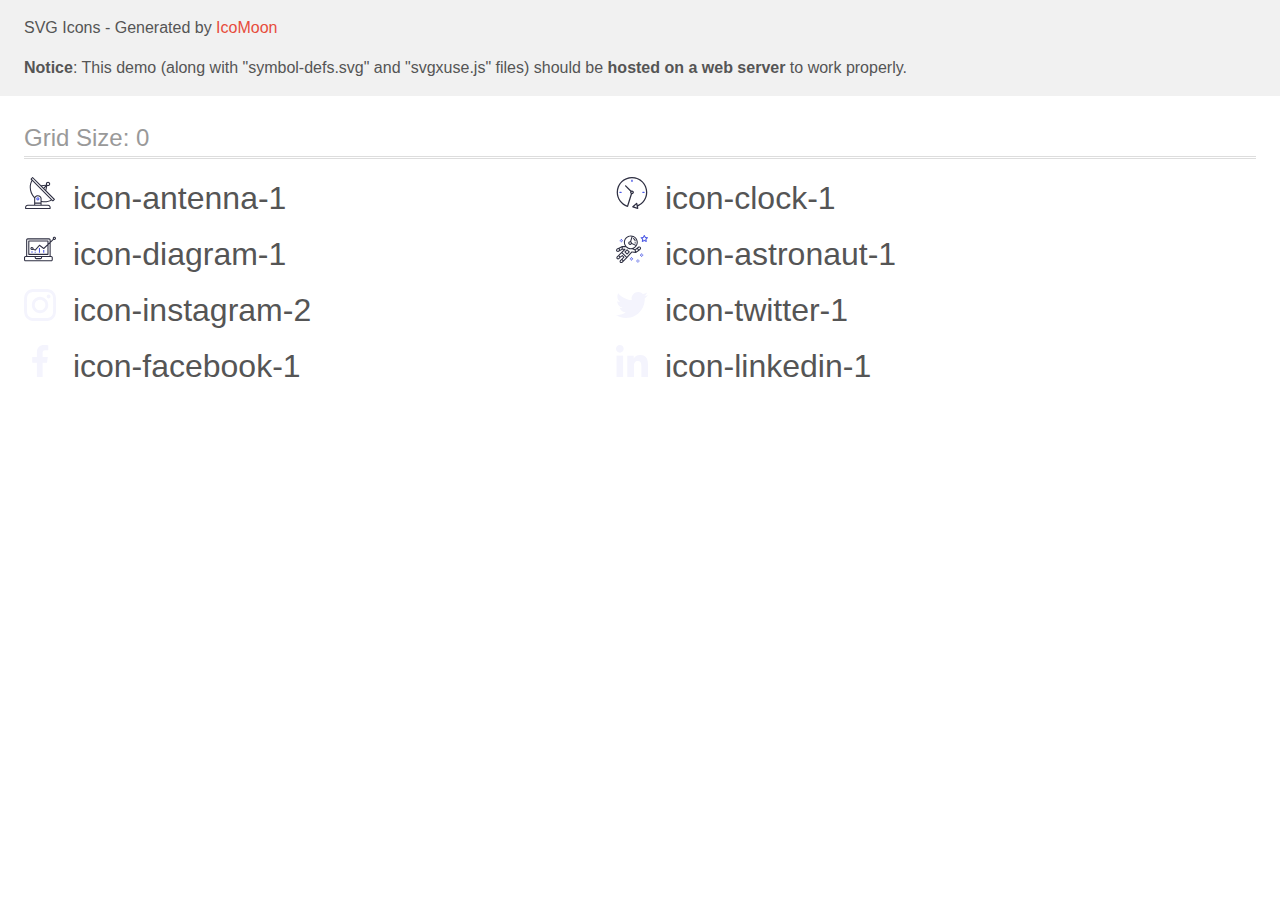
<file: images/sprite/icomoon/demo-external-svg.html>
<!doctype html>
<html>
<head>
    <title>IcoMoon - SVG Icons</title>
    <meta charset="utf-8">
    <meta name="viewport" content="width=device-width, initial-scale=1">
    <link rel="stylesheet" href="demo-files/demo.css">
    <link rel="stylesheet" href="style.css">
</head>
<body>
<header class="bgc1 clearfix">
<div class="mhl">
    <p>SVG Icons - Generated by <a href="https://icomoon.io/app">IcoMoon</a></p><p><strong>Notice</strong>: This demo (along with "symbol-defs.svg" and "svgxuse.js" files) should be <b>hosted on a web server</b> to work properly.</p>
</div>
</header>
    <div class="clearfix mhl ptl">
        <h1 class="mvm mtn fgc1">Grid Size: 0</h1>
        <div class="glyph fs1">
            <div class="clearfix pbs">
                <svg class="icon icon-antenna-1"><use xlink:href="symbol-defs.svg#icon-antenna-1"></use></svg><span class="name"> icon-antenna-1</span>
            </div>
        </div>
        <div class="glyph fs1">
            <div class="clearfix pbs">
                <svg class="icon icon-clock-1"><use xlink:href="symbol-defs.svg#icon-clock-1"></use></svg><span class="name"> icon-clock-1</span>
            </div>
        </div>
        <div class="glyph fs1">
            <div class="clearfix pbs">
                <svg class="icon icon-diagram-1"><use xlink:href="symbol-defs.svg#icon-diagram-1"></use></svg><span class="name"> icon-diagram-1</span>
            </div>
        </div>
        <div class="glyph fs1">
            <div class="clearfix pbs">
                <svg class="icon icon-astronaut-1"><use xlink:href="symbol-defs.svg#icon-astronaut-1"></use></svg><span class="name"> icon-astronaut-1</span>
            </div>
        </div>
        <div class="glyph fs1">
            <div class="clearfix pbs">
                <svg class="icon icon-instagram-2"><use xlink:href="symbol-defs.svg#icon-instagram-2"></use></svg><span class="name"> icon-instagram-2</span>
            </div>
        </div>
        <div class="glyph fs1">
            <div class="clearfix pbs">
                <svg class="icon icon-twitter-1"><use xlink:href="symbol-defs.svg#icon-twitter-1"></use></svg><span class="name"> icon-twitter-1</span>
            </div>
        </div>
        <div class="glyph fs1">
            <div class="clearfix pbs">
                <svg class="icon icon-facebook-1"><use xlink:href="symbol-defs.svg#icon-facebook-1"></use></svg><span class="name"> icon-facebook-1</span>
            </div>
        </div>
        <div class="glyph fs1">
            <div class="clearfix pbs">
                <svg class="icon icon-linkedin-1"><use xlink:href="symbol-defs.svg#icon-linkedin-1"></use></svg><span class="name"> icon-linkedin-1</span>
            </div>
        </div>
  </div>
<script defer src="svgxuse.js"></script>
</body>
</html>
</file>
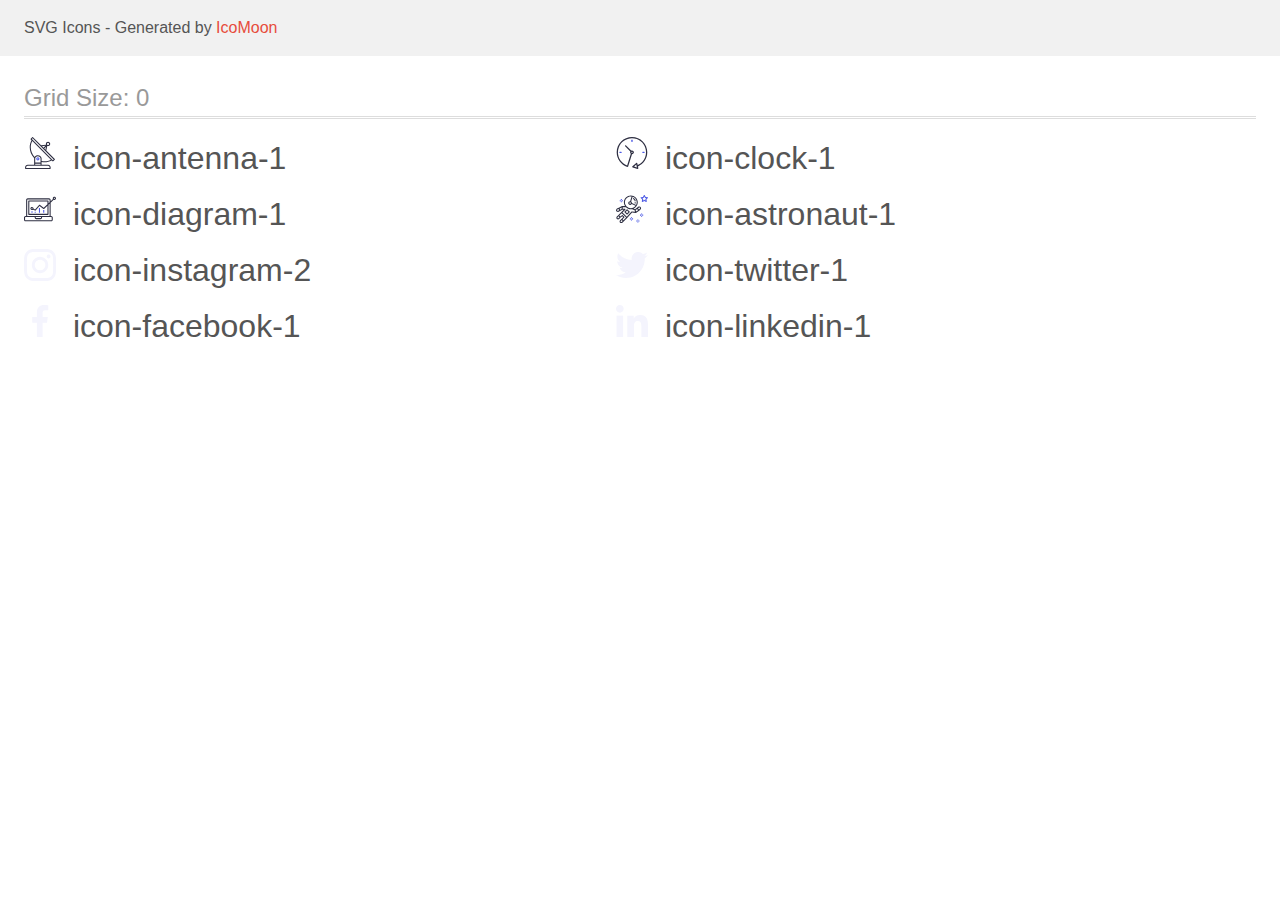
<file: images/sprite/icomoon/demo.html>
<!doctype html>
<html>
<head>
    <title>IcoMoon - SVG Icons</title>
    <meta charset="utf-8">
    <meta name="viewport" content="width=device-width, initial-scale=1">
    <link rel="stylesheet" href="demo-files/demo.css">
    <link rel="stylesheet" href="style.css">
</head>
<body>
<svg aria-hidden="true" style="position: absolute; width: 0; height: 0; overflow: hidden;" version="1.1" xmlns="http://www.w3.org/2000/svg" xmlns:xlink="http://www.w3.org/1999/xlink">
<defs>
<symbol id="icon-antenna-1" viewBox="0 0 32 32">
<path fill="#2e2f42" style="fill: var(--color1, #2e2f42)" d="M30.773 22.098l-8.443-8.505 0.937-4.615c0.242 0.094 0.499 0.144 0.758 0.146h0.006c1.192 0.014 2.17-0.941 2.184-2.133s-0.941-2.17-2.133-2.184c-1.192-0.014-2.17 0.941-2.184 2.133-0.003 0.255 0.039 0.509 0.125 0.749l-4.96 0.605-8.091-8.133c-0.099-0.101-0.235-0.159-0.377-0.16-0.14 0.001-0.274 0.056-0.373 0.155l-1.513 1.504c-0.208 0.208-0.208 0.546 0 0.754l0.814 0.826c-3.153 5.798-2.129 12.978 2.519 17.663 0.043 0.041 0.092 0.074 0.146 0.098-0.034 0.18-0.051 0.364-0.052 0.547v6.187h-6.4c-1.472 0.002-2.665 1.195-2.667 2.667v1.067c0 0.295 0.239 0.533 0.533 0.533h24.533c0.295 0 0.533-0.239 0.533-0.533v-1.067c-0.002-1.472-1.195-2.665-2.667-2.667h-6.4v-2.742c1.003 0.21 2.024 0.317 3.049 0.32 2.458-0.003 4.877-0.615 7.040-1.783l0.818 0.823c0.099 0.101 0.235 0.159 0.377 0.16 0.14-0.001 0.274-0.056 0.373-0.155l1.513-1.504c0.208-0.208 0.208-0.546 0-0.754zM23.28 6.233c0.418-0.415 1.093-0.414 1.509 0.004s0.414 1.093-0.004 1.508c-0.2 0.199-0.47 0.31-0.752 0.31h-0.003c-0.589-0.003-1.064-0.483-1.061-1.072 0.002-0.282 0.115-0.552 0.314-0.751h-0.002zM22.024 9.738l-0.598 2.946-1.175-1.182 1.774-1.763zM21.419 8.836l-1.92 1.909-1.485-1.493 3.405-0.415zM24.004 28.8c0.884 0 1.6 0.716 1.6 1.6v0.533h-23.467v-0.533c0-0.884 0.716-1.6 1.6-1.6h20.267zM16.537 26.667v1.067h-5.333v-1.067h5.333zM11.204 25.6v-4.053c0-1.294 1.196-2.347 2.667-2.347s2.667 1.053 2.667 2.347v4.053h-5.333zM17.604 23.904v-2.357c0-1.882-1.675-3.413-3.733-3.413-1.331-0.020-2.576 0.657-3.281 1.786-4.058-4.274-4.971-10.645-2.279-15.887l18.602 18.708c-2.872 1.461-6.165 1.873-9.309 1.163zM28.893 23.22l-21.057-21.181 0.755-0.752 7.935 7.98c0.004 0 0.006 0.007 0.010 0.010l13.115 13.191-0.757 0.752z"></path>
<path fill="#4d5ae5" style="fill: var(--color2, #4d5ae5)" d="M13.876 20.267h-0.005c-0.884-0.001-1.601 0.714-1.602 1.598s0.714 1.601 1.598 1.602h0.005c0.884 0.001 1.601-0.714 1.602-1.598s-0.714-1.601-1.598-1.602zM14.249 22.245c-0.1 0.1-0.236 0.156-0.378 0.155-0.295-0.002-0.532-0.242-0.531-0.536 0.001-0.141 0.057-0.276 0.157-0.375s0.233-0.154 0.373-0.155c0.295 0.002 0.532 0.242 0.531 0.536-0.001 0.141-0.057 0.276-0.157 0.375h0.005z"></path>
</symbol>
<symbol id="icon-clock-1" viewBox="0 0 32 32">
<path fill="#2e2f42" style="fill: var(--color1, #2e2f42)" d="M31.297 15.301c-0.002-8.452-6.855-15.303-15.308-15.301s-15.303 6.855-15.301 15.308c0.001 6.658 4.307 12.551 10.649 14.576 0.061 0.019 0.124 0.029 0.187 0.029 0.121-0 0.239-0.032 0.342-0.094 0.135-0.080 0.236-0.207 0.283-0.356l3.865-12.25c1.057-0.005 1.909-0.866 1.903-1.923s-0.866-1.909-1.923-1.903c-0.284 0.001-0.565 0.067-0.82 0.191l-5.106-5.107c-0.253-0.245-0.657-0.238-0.902 0.016-0.239 0.247-0.239 0.639 0 0.886l5.103 5.109c-0.392 0.799-0.168 1.764 0.536 2.309l-3.683 11.673c-7.278-2.681-11.004-10.754-8.323-18.032s10.754-11.004 18.032-8.323c7.278 2.681 11.004 10.754 8.323 18.032-1.31 3.556-4.001 6.431-7.462 7.973l-0.398-1.874c-0.073-0.345-0.411-0.565-0.756-0.492-0.109 0.023-0.209 0.074-0.293 0.148l-3.837 3.426c-0.263 0.234-0.287 0.637-0.052 0.9 0.076 0.085 0.174 0.149 0.283 0.184l4.899 1.564c0.335 0.108 0.694-0.077 0.802-0.412 0.034-0.106 0.040-0.219 0.017-0.328l-0.391-1.839c5.664-2.388 9.342-7.942 9.329-14.089zM15.992 14.664c0.352 0 0.638 0.286 0.638 0.638s-0.286 0.638-0.638 0.638c-0.352 0-0.638-0.285-0.638-0.638s0.285-0.638 0.638-0.638zM18.093 29.528l2.184-1.948 0.603 2.84-2.787-0.892z"></path>
<path fill="#4d5ae5" style="fill: var(--color2, #4d5ae5)" d="M15.354 3.185v1.275c0 0.352 0.285 0.638 0.638 0.638s0.638-0.285 0.638-0.638v-1.275c0-0.352-0.286-0.638-0.638-0.638s-0.638 0.286-0.638 0.638z"></path>
<path fill="#4d5ae5" style="fill: var(--color2, #4d5ae5)" d="M3.876 14.664c-0.352 0-0.638 0.286-0.638 0.638s0.285 0.638 0.638 0.638h1.275c0.352 0 0.638-0.285 0.638-0.638s-0.285-0.638-0.638-0.638h-1.275z"></path>
<path fill="#4d5ae5" style="fill: var(--color2, #4d5ae5)" d="M28.108 15.939c0.352 0 0.638-0.285 0.638-0.638s-0.285-0.638-0.638-0.638h-1.275c-0.352 0-0.638 0.286-0.638 0.638s0.286 0.638 0.638 0.638h1.275z"></path>
</symbol>
<symbol id="icon-diagram-1" viewBox="0 0 32 32">
<path fill="#4d5ae5" style="fill: var(--color2, #4d5ae5)" d="M14.926 14.965h1.066v4.798h-1.066v-4.797z"></path>
<path fill="#4d5ae5" style="fill: var(--color2, #4d5ae5)" d="M19.19 17.097h1.066v2.665h-1.066v-2.665z"></path>
<path fill="#4d5ae5" style="fill: var(--color2, #4d5ae5)" d="M10.661 18.696h1.066v1.066h-1.066v-1.066z"></path>
<path fill="#4d5ae5" style="fill: var(--color2, #4d5ae5)" d="M7.463 18.163h1.066v1.599h-1.066v-1.599z"></path>
<path fill="#2e2f42" style="fill: var(--color1, #2e2f42)" d="M1.599 28.291h25.587c0.883 0 1.599-0.716 1.599-1.599v-2.132c0-0.883-0.716-1.599-1.599-1.599h-0.533v-13.293l3.028-2.868c0.703 0.346 1.553 0.136 2.013-0.499s0.396-1.508-0.152-2.068-1.42-0.644-2.065-0.198c-0.644 0.446-0.873 1.292-0.542 2.002l-2.281 2.163v-1.23c0-0.883-0.716-1.599-1.599-1.599h-21.322c-0.883 0-1.599 0.716-1.599 1.599v15.992h-0.533c-0.883 0-1.599 0.716-1.599 1.599v2.132c0 0.883 0.716 1.599 1.599 1.599zM30.384 4.837c0.294 0 0.533 0.239 0.533 0.533s-0.239 0.533-0.533 0.533c-0.294 0-0.533-0.239-0.533-0.533s0.239-0.533 0.533-0.533zM3.198 6.969c0-0.294 0.239-0.533 0.533-0.533h21.322c0.294 0 0.533 0.239 0.533 0.533v2.239l-1.066 1.013v-2.186c0-0.294-0.239-0.533-0.533-0.533h-19.19c-0.294 0-0.533 0.239-0.533 0.533v13.326c0 0.294 0.239 0.533 0.533 0.533h19.19c0.294 0 0.533-0.239 0.533-0.533v-9.674l1.066-1.010v12.284h-22.388v-15.992zM7.996 13.899c-0.721-0.002-1.354 0.478-1.546 1.174s0.105 1.433 0.725 1.801c0.62 0.368 1.41 0.276 1.928-0.226l1.853 0.93c0.215 0.108 0.476 0.057 0.636-0.123l3.939-4.431 3.872 2.901c0.208 0.156 0.498 0.139 0.686-0.039l3.365-3.188v8.131h-18.124v-12.26h18.124v2.66l-3.771 3.572-3.904-2.927c-0.222-0.166-0.534-0.135-0.718 0.072l-3.993 4.493-1.493-0.746c0.011-0.064 0.018-0.129 0.020-0.193 0-0.883-0.716-1.599-1.599-1.599zM8.529 15.498c0 0.294-0.239 0.533-0.533 0.533s-0.533-0.239-0.533-0.533c0-0.294 0.239-0.533 0.533-0.533s0.533 0.239 0.533 0.533zM11.727 24.027h5.331v0.533c0 0.294-0.239 0.533-0.533 0.533h-4.264c-0.294 0-0.533-0.239-0.533-0.533v-0.533zM1.066 24.56c0-0.294 0.239-0.533 0.533-0.533h9.062v0.533c0 0.883 0.716 1.599 1.599 1.599h4.264c0.883 0 1.599-0.716 1.599-1.599v-0.533h9.062c0.294 0 0.533 0.239 0.533 0.533v2.132c0 0.294-0.239 0.533-0.533 0.533h-25.587c-0.294 0-0.533-0.239-0.533-0.533v-2.132z"></path>
</symbol>
<symbol id="icon-astronaut-1" viewBox="0 0 32 32">
<path fill="#4d5ae5" style="fill: var(--color2, #4d5ae5)" d="M31.974 4.524c-0.063-0.193-0.229-0.333-0.43-0.363l-1.91-0.278-0.855-1.731c-0.179-0.365-0.777-0.365-0.956 0l-0.855 1.731-1.91 0.278c-0.201 0.029-0.367 0.17-0.431 0.363-0.062 0.193-0.011 0.405 0.135 0.547l1.383 1.348-0.326 1.903c-0.034 0.2 0.048 0.402 0.212 0.522 0.166 0.121 0.382 0.135 0.562 0.040l1.709-0.899 1.709 0.899c0.078 0.041 0.164 0.061 0.249 0.061 0.11 0 0.221-0.034 0.314-0.102 0.164-0.119 0.246-0.322 0.212-0.522l-0.326-1.903 1.383-1.348c0.145-0.142 0.197-0.354 0.135-0.547zM29.511 5.851c-0.125 0.122-0.183 0.299-0.153 0.472l0.191 1.114-1-0.526c-0.078-0.041-0.163-0.061-0.249-0.061s-0.17 0.020-0.249 0.061l-1.001 0.526 0.191-1.114c0.030-0.173-0.028-0.349-0.153-0.472l-0.81-0.789 1.119-0.163c0.174-0.025 0.324-0.134 0.402-0.292l0.5-1.013 0.5 1.013c0.078 0.157 0.228 0.267 0.402 0.292l1.119 0.163-0.809 0.789z"></path>
<path fill="#4d5ae5" style="fill: var(--color2, #4d5ae5)" d="M26.134 20.522h-1.067v1.067h1.067v-1.067z"></path>
<path fill="#4d5ae5" style="fill: var(--color2, #4d5ae5)" d="M26.134 22.656h-1.067v1.067h1.067v-1.067z"></path>
<path fill="#4d5ae5" style="fill: var(--color2, #4d5ae5)" d="M27.2 21.589h-1.067v1.067h1.067v-1.067z"></path>
<path fill="#4d5ae5" style="fill: var(--color2, #4d5ae5)" d="M25.067 21.589h-1.067v1.067h1.067v-1.067z"></path>
<path fill="#4d5ae5" style="fill: var(--color2, #4d5ae5)" d="M22.4 26.389h-1.067v1.067h1.067v-1.067z"></path>
<path fill="#4d5ae5" style="fill: var(--color2, #4d5ae5)" d="M22.4 28.522h-1.067v1.067h1.067v-1.067z"></path>
<path fill="#4d5ae5" style="fill: var(--color2, #4d5ae5)" d="M23.467 27.456h-1.067v1.067h1.067v-1.067z"></path>
<path fill="#4d5ae5" style="fill: var(--color2, #4d5ae5)" d="M21.333 27.456h-1.067v1.067h1.067v-1.067z"></path>
<path fill="#4d5ae5" style="fill: var(--color2, #4d5ae5)" d="M16 24.256h-1.067v1.067h1.067v-1.067z"></path>
<path fill="#4d5ae5" style="fill: var(--color2, #4d5ae5)" d="M16 26.389h-1.067v1.067h1.067v-1.067z"></path>
<path fill="#4d5ae5" style="fill: var(--color2, #4d5ae5)" d="M17.067 25.322h-1.067v1.067h1.067v-1.067z"></path>
<path fill="#4d5ae5" style="fill: var(--color2, #4d5ae5)" d="M14.933 25.322h-1.067v1.067h1.067v-1.067z"></path>
<path fill="#4d5ae5" style="fill: var(--color2, #4d5ae5)" d="M5.867 6.122h-1.067v1.067h1.067v-1.067z"></path>
<path fill="#4d5ae5" style="fill: var(--color2, #4d5ae5)" d="M5.867 8.255h-1.067v1.067h1.067v-1.067z"></path>
<path fill="#4d5ae5" style="fill: var(--color2, #4d5ae5)" d="M6.933 7.189h-1.067v1.067h1.067v-1.067z"></path>
<path fill="#4d5ae5" style="fill: var(--color2, #4d5ae5)" d="M4.8 7.189h-1.067v1.067h1.067v-1.067z"></path>
<path fill="#2e2f42" style="fill: var(--color1, #2e2f42)" d="M24.715 14.159c-0.287-0.388-0.709-0.637-1.188-0.705-0.481-0.068-0.956 0.058-1.34 0.352l-1.252 0.96-1.898 1.417-1.358-0.541c2.421-1.086 4.114-3.508 4.114-6.32 0-3.823-3.123-6.933-6.961-6.933s-6.961 3.11-6.961 6.933c0 1.386 0.414 2.674 1.12 3.758l-2.764-0.024c-0.002 0-0.003 0-0.005 0-0.009 0-0.015 0.004-0.023 0.005-0.053 0.002-0.105 0.013-0.155 0.031-0.013 0.005-0.026 0.008-0.038 0.013-0.006 0.003-0.013 0.003-0.019 0.006l-3.233 1.596c-0.001 0-0.001 0-0.001 0.001l-1.893 0.911c-0.021 0.009-0.042 0.021-0.063 0.035-0.755 0.502-1.012 1.489-0.598 2.295 0.22 0.429 0.595 0.745 1.056 0.889 0.178 0.055 0.359 0.083 0.539 0.083 0.29 0 0.577-0.071 0.839-0.211l1.388-0.738 2.264-1.169 1.357-0.008-5.442 5.416c-0.001 0.001-0.001 0.001-0.002 0.001l-1.339 1.333c-0.316 0.315-0.49 0.732-0.49 1.178s0.174 0.863 0.49 1.179c0.325 0.323 0.752 0.485 1.179 0.485s0.854-0.162 1.18-0.485l1.314-1.309 1.741-1.3 0.901 0.897-1.762 1.754c-0 0.001-0.001 0.001-0.002 0.001l-1.339 1.333c-0.316 0.315-0.49 0.732-0.49 1.178s0.174 0.863 0.49 1.179c0.325 0.323 0.753 0.485 1.18 0.485s0.855-0.162 1.18-0.485l3.482-3.467c0.001-0.001 0.001-0.001 0.001-0.002l1.010-1-0.004-0.004c0.006-0.006 0.015-0.009 0.022-0.015l5.166-5.658 3.471 0.494c0.025 0.004 0.050 0.005 0.075 0.005 0.065 0 0.127-0.015 0.187-0.038 0.018-0.006 0.033-0.015 0.050-0.023 0.019-0.010 0.039-0.015 0.058-0.027l3.213-2.133c0.012-0.008 0.018-0.021 0.029-0.029 0.013-0.010 0.029-0.014 0.041-0.026l1.271-1.191c0.662-0.62 0.753-1.635 0.212-2.362zM2.13 17.77c-0.173 0.093-0.37 0.111-0.558 0.052-0.187-0.058-0.338-0.186-0.427-0.358-0.161-0.314-0.068-0.695 0.214-0.902l1.314-0.632 0.449 1.313-0.992 0.527zM5.628 15.942l-1.548 0.8-0.439-1.283 2.027-1.001-0.040 1.484zM20.727 9.322c0 0.918-0.219 1.785-0.599 2.559l-4.181-1.899c-0.044-0.573-0.341-1.075-0.788-1.388l1.464-4.86c2.378 0.756 4.105 2.974 4.105 5.588zM8.938 9.322c0-3.235 2.644-5.867 5.894-5.867 0.253 0 0.5 0.021 0.745 0.052l-1.432 4.754c-0.019-0.001-0.037-0.006-0.057-0.006-1.033 0-1.873 0.837-1.873 1.867s0.84 1.867 1.873 1.867c0.694 0 1.294-0.383 1.618-0.945l3.862 1.755c-1.075 1.446-2.795 2.39-4.737 2.39-3.25 0-5.894-2.632-5.894-5.867zM14.894 10.122c0 0.441-0.362 0.8-0.806 0.8s-0.806-0.359-0.806-0.8c0-0.441 0.362-0.8 0.806-0.8s0.806 0.359 0.806 0.8zM2.465 25.146c-0.236 0.234-0.619 0.234-0.854 0.001-0.114-0.114-0.176-0.263-0.176-0.423s0.062-0.309 0.176-0.421l0.962-0.958 0.851 0.848-0.959 0.955zM5.679 28.88c-0.236 0.234-0.619 0.235-0.855 0.001-0.114-0.114-0.176-0.263-0.176-0.423s0.062-0.309 0.176-0.421l0.963-0.959 0.852 0.848-0.96 0.955zM9.16 25.411c-0.001 0-0.001 0-0.002 0.001l-1.765 1.76-0.852-0.848 1.763-1.755c0 0 0 0 0-0s0.001-0.001 0.002-0.001c0.040-0.040 0.065-0.088 0.090-0.135 0.007-0.014 0.020-0.026 0.026-0.040 0.017-0.041 0.019-0.085 0.026-0.129 0.003-0.025 0.014-0.047 0.014-0.073 0-0.036-0.013-0.070-0.020-0.106-0.006-0.032-0.006-0.065-0.019-0.095-0.020-0.050-0.055-0.094-0.091-0.138-0.010-0.012-0.014-0.027-0.025-0.038 0 0 0 0-0.001 0s-0.001-0.002-0.001-0.002l-1.607-1.6c-0.017-0.017-0.039-0.024-0.058-0.038-0.028-0.022-0.055-0.042-0.087-0.058-0.030-0.015-0.061-0.024-0.093-0.033-0.034-0.010-0.067-0.017-0.103-0.020-0.033-0.002-0.063 0.001-0.095 0.005-0.036 0.004-0.069 0.009-0.104 0.020-0.034 0.011-0.063 0.027-0.094 0.045-0.020 0.011-0.042 0.015-0.061 0.029l-1.773 1.324-0.901-0.897 2.399-2.386 4.361 4.289-0.928 0.919zM15.979 18.394c-0.015-0.002-0.030 0.004-0.045 0.003-0.039-0.002-0.076 0.001-0.115 0.007-0.030 0.005-0.059 0.011-0.088 0.021-0.034 0.012-0.065 0.028-0.097 0.047-0.030 0.018-0.057 0.037-0.083 0.061-0.013 0.011-0.028 0.017-0.040 0.029l-4.698 5.146-4.328-4.257 2.833-2.818c0.209-0.208 0.21-0.546 0.002-0.755-0.105-0.105-0.243-0.157-0.381-0.156v-0.001l-2.219 0.013 0.028-1.607 3.104 0.027c1.265 1.294 3.029 2.101 4.981 2.101 0.437 0 0.864-0.045 1.279-0.123 0.040 0.032 0.079 0.065 0.13 0.085l2.41 0.96 0.152 0.758 0.178 0.885-3.003-0.427zM20.020 18.572l-0.313-1.558 1.446-1.080 0.947 1.257-2.080 1.381zM23.774 15.741l-0.838 0.785-0.931-1.236 0.831-0.637c0.155-0.119 0.351-0.168 0.543-0.143 0.193 0.027 0.364 0.128 0.48 0.284 0.217 0.292 0.18 0.699-0.085 0.947z"></path>
<path fill="#2e2f42" style="fill: var(--color1, #2e2f42)" d="M13.602 18.544l-2.143-2.133c-0.207-0.207-0.545-0.207-0.753 0l-2.142 2.133c-0.1 0.101-0.157 0.236-0.157 0.378s0.056 0.278 0.157 0.378l2.142 2.133c0.104 0.103 0.241 0.155 0.377 0.155s0.273-0.052 0.376-0.155l2.143-2.133c0.1-0.1 0.157-0.236 0.157-0.378s-0.057-0.278-0.157-0.378zM11.083 20.303l-1.387-1.381 1.387-1.381 1.387 1.381-1.387 1.381z"></path>
<path fill="#2e2f42" style="fill: var(--color1, #2e2f42)" d="M17.164 5.071l-0.258 1.036c0.071 0.018 1.738 0.452 1.738 2.149h1.067c-0-2.017-1.666-2.965-2.547-3.185z"></path>
<path fill="#2e2f42" style="fill: var(--color1, #2e2f42)" d="M19.711 9.322h-1.067v1.067h1.067v-1.067z"></path>
</symbol>
<symbol id="icon-instagram-2" viewBox="0 0 32 32">
<path fill="#f4f4fd" style="fill: var(--color3, #f4f4fd)" d="M31.969 9.408c-0.075-1.7-0.35-2.869-0.744-3.882-0.406-1.075-1.031-2.038-1.85-2.838-0.8-0.813-1.769-1.444-2.832-1.844-1.019-0.394-2.182-0.669-3.882-0.744-1.713-0.081-2.257-0.1-6.601-0.1s-4.888 0.019-6.595 0.094c-1.7 0.075-2.869 0.35-3.882 0.744-1.075 0.406-2.038 1.031-2.838 1.85-0.813 0.8-1.444 1.769-1.844 2.832-0.394 1.019-0.669 2.182-0.744 3.882-0.081 1.713-0.1 2.257-0.1 6.601s0.019 4.888 0.094 6.595c0.075 1.7 0.35 2.869 0.744 3.882 0.406 1.075 1.038 2.038 1.85 2.838 0.8 0.813 1.769 1.444 2.832 1.844 1.019 0.394 2.182 0.669 3.882 0.744 1.706 0.075 2.25 0.094 6.595 0.094s4.888-0.018 6.595-0.094c1.7-0.075 2.869-0.35 3.882-0.744 2.151-0.831 3.851-2.532 4.682-4.682 0.394-1.019 0.669-2.182 0.744-3.882 0.075-1.707 0.094-2.251 0.094-6.595s-0.006-4.888-0.081-6.595zM29.087 22.473c-0.069 1.563-0.331 2.407-0.55 2.969-0.538 1.394-1.644 2.501-3.038 3.038-0.563 0.219-1.413 0.481-2.969 0.55-1.688 0.075-2.194 0.094-6.464 0.094s-4.782-0.018-6.464-0.094c-1.563-0.069-2.407-0.331-2.969-0.55-0.694-0.256-1.325-0.663-1.838-1.194-0.531-0.519-0.938-1.144-1.194-1.838-0.219-0.563-0.481-1.413-0.55-2.969-0.075-1.688-0.094-2.194-0.094-6.464s0.019-4.782 0.094-6.464c0.069-1.563 0.331-2.407 0.55-2.969 0.256-0.694 0.663-1.325 1.2-1.838 0.519-0.531 1.144-0.938 1.838-1.194 0.563-0.219 1.413-0.481 2.969-0.55 1.688-0.075 2.194-0.094 6.464-0.094 4.276 0 4.782 0.019 6.464 0.094 1.563 0.069 2.407 0.331 2.969 0.55 0.694 0.256 1.325 0.662 1.838 1.194 0.531 0.519 0.938 1.144 1.194 1.838 0.219 0.563 0.481 1.413 0.55 2.969 0.075 1.688 0.094 2.194 0.094 6.464s-0.019 4.77-0.094 6.457z"></path>
<path fill="#f4f4fd" style="fill: var(--color3, #f4f4fd)" d="M16.059 7.782c-4.538 0-8.22 3.682-8.22 8.22s3.682 8.22 8.22 8.22c4.538 0 8.22-3.682 8.22-8.22s-3.682-8.22-8.22-8.22zM16.059 21.335c-2.944 0-5.332-2.388-5.332-5.332s2.388-5.332 5.332-5.332c2.944 0 5.332 2.388 5.332 5.332s-2.388 5.332-5.332 5.332z"></path>
<path fill="#f4f4fd" style="fill: var(--color3, #f4f4fd)" d="M26.524 7.457c0 1.060-0.859 1.919-1.919 1.919s-1.919-0.859-1.919-1.919c0-1.060 0.859-1.919 1.919-1.919s1.919 0.859 1.919 1.919z"></path>
</symbol>
<symbol id="icon-twitter-1" viewBox="0 0 32 32">
<path fill="#f4f4fd" style="fill: var(--color3, #f4f4fd)" d="M32 6.078c-1.19 0.522-2.458 0.868-3.78 1.036 1.36-0.812 2.398-2.088 2.886-3.626-1.268 0.756-2.668 1.29-4.16 1.588-1.204-1.282-2.92-2.076-4.792-2.076-3.632 0-6.556 2.948-6.556 6.562 0 0.52 0.044 1.020 0.152 1.496-5.454-0.266-10.28-2.88-13.522-6.862-0.566 0.982-0.898 2.106-0.898 3.316 0 2.272 1.17 4.286 2.914 5.452-1.054-0.020-2.088-0.326-2.964-0.808 0 0.020 0 0.046 0 0.072 0 3.188 2.274 5.836 5.256 6.446-0.534 0.146-1.116 0.216-1.72 0.216-0.42 0-0.844-0.024-1.242-0.112 0.85 2.598 3.262 4.508 6.13 4.57-2.232 1.746-5.066 2.798-8.134 2.798-0.538 0-1.054-0.024-1.57-0.090 2.906 1.874 6.35 2.944 10.064 2.944 12.072 0 18.672-10 18.672-18.668 0-0.29-0.010-0.57-0.024-0.848 1.302-0.924 2.396-2.078 3.288-3.406z"></path>
</symbol>
<symbol id="icon-facebook-1" viewBox="0 0 32 32">
<path fill="#f4f4fd" style="fill: var(--color3, #f4f4fd)" d="M21.329 5.313h2.921v-5.088c-0.504-0.069-2.237-0.225-4.256-0.225-4.212 0-7.097 2.649-7.097 7.519v4.481h-4.648v5.688h4.648v14.312h5.699v-14.311h4.46l0.708-5.688h-5.169v-3.919c0.001-1.644 0.444-2.769 2.735-2.769z"></path>
</symbol>
<symbol id="icon-linkedin-1" viewBox="0 0 32 32">
<path fill="#f4f4fd" style="fill: var(--color3, #f4f4fd)" d="M31.992 32v-0.001h0.008v-11.736c0-5.741-1.236-10.164-7.948-10.164-3.227 0-5.392 1.771-6.276 3.449h-0.093v-2.913h-6.364v21.364h6.627v-10.579c0-2.785 0.528-5.479 3.977-5.479 3.399 0 3.449 3.179 3.449 5.657v10.401h6.62z"></path>
<path fill="#f4f4fd" style="fill: var(--color3, #f4f4fd)" d="M0.528 10.636h6.635v21.364h-6.635v-21.364z"></path>
<path fill="#f4f4fd" style="fill: var(--color3, #f4f4fd)" d="M3.843-0c-2.121 0-3.843 1.721-3.843 3.843s1.721 3.879 3.843 3.879c2.121 0 3.843-1.757 3.843-3.879-0.001-2.121-1.723-3.843-3.843-3.843v0z"></path>
</symbol>
</defs>
</svg>

<header class="bgc1 clearfix">
<div class="mhl">
    <p>SVG Icons - Generated by <a href="https://icomoon.io/app">IcoMoon</a></p>
</div>
</header>
    <div class="clearfix mhl ptl">
        <h1 class="mvm mtn fgc1">Grid Size: 0</h1>
        <div class="glyph fs1">
            <div class="clearfix pbs">
                <svg class="icon icon-antenna-1"><use xlink:href="#icon-antenna-1"></use></svg><span class="name"> icon-antenna-1</span>
            </div>
        </div>
        <div class="glyph fs1">
            <div class="clearfix pbs">
                <svg class="icon icon-clock-1"><use xlink:href="#icon-clock-1"></use></svg><span class="name"> icon-clock-1</span>
            </div>
        </div>
        <div class="glyph fs1">
            <div class="clearfix pbs">
                <svg class="icon icon-diagram-1"><use xlink:href="#icon-diagram-1"></use></svg><span class="name"> icon-diagram-1</span>
            </div>
        </div>
        <div class="glyph fs1">
            <div class="clearfix pbs">
                <svg class="icon icon-astronaut-1"><use xlink:href="#icon-astronaut-1"></use></svg><span class="name"> icon-astronaut-1</span>
            </div>
        </div>
        <div class="glyph fs1">
            <div class="clearfix pbs">
                <svg class="icon icon-instagram-2"><use xlink:href="#icon-instagram-2"></use></svg><span class="name"> icon-instagram-2</span>
            </div>
        </div>
        <div class="glyph fs1">
            <div class="clearfix pbs">
                <svg class="icon icon-twitter-1"><use xlink:href="#icon-twitter-1"></use></svg><span class="name"> icon-twitter-1</span>
            </div>
        </div>
        <div class="glyph fs1">
            <div class="clearfix pbs">
                <svg class="icon icon-facebook-1"><use xlink:href="#icon-facebook-1"></use></svg><span class="name"> icon-facebook-1</span>
            </div>
        </div>
        <div class="glyph fs1">
            <div class="clearfix pbs">
                <svg class="icon icon-linkedin-1"><use xlink:href="#icon-linkedin-1"></use></svg><span class="name"> icon-linkedin-1</span>
            </div>
        </div>
  </div>
<script defer src="svgxuse.js"></script>
</body>
</html>
</file>
<file: css/styles.css>
:root {
    /*Text color*/
    --basic-color: #2E2F42;
    --logo-web-color: #4d5ae5;
    --links-hover-color: #404BBF;
    --text-color: #434455;
    --portfolio-button-background-color: #F4F4FD;
    --topic-button-border: #E7E9FC;
    --form-input-icon-color: rgba(46, 47, 66, 0.4);
}

/*reset*/
.list {
    list-style: none;
    margin: 0;
    padding: 0;
}
.link {  
    text-decoration: none;
}

.img-block{
    /* reset empty space beetwen images */
    display: block;
    /* max-width: 100%; */
}

h1,h2,h3,h4,h5,h6,p{
    margin: 0;
}
/*reset/*/

/* hidden */
.visually-hidden {
    position: absolute;
    width: 1px;
    height: 1px;
    margin: -1px;
    border: 0;
    padding: 0;
    
    white-space: nowrap;
    clip-path: inset(100%);
    clip: rect(0 0 0 0);
    overflow: hidden;
  }

/* /hidden */

/*hover*/
.links-hover:hover,
.links-hover:focus {
    color: var(--links-hover-color);
}

.hero-button:hover,
.topic-button:hover,
.hero-button:focus,
.topic-button:focus {
    background: var(--links-hover-color);
}

.topic-button:hover,
.topic-button:focus {
    color: #FFFFFF;
    border: 1px solid transparent;
    box-shadow: 0px 3px 1px rgba(0, 0, 0, 0.1), 0px 2px 1px rgba(0, 0, 0, 0.08), 0px 2px 2px rgba(0, 0, 0, 0.12);
}

.social-link:hover,
.social-link:focus {
    background-color: var(--links-hover-color);
}

.media-link:hover,
.media-link:focus {
    background-color: #31D0AA;
}

.client-link:hover,
.client-link:focus {
    border-color: var(--links-hover-color);
    color: var(--links-hover-color);
}

.gallery-link:hover,
.gallery-link:focus {
    box-shadow: 0px 1px 6px rgba(46, 47, 66, 0.08), 0px 1px 1px rgba(46, 47, 66, 0.16), 0px 2px 1px rgba(46, 47, 66, 0.08);
}
/* .gallery-link:hover,
.gallery-link:focus {
    color: linear-gradient(to bottom, rgba(77,90,229),  rgba(77,90,229))
} */

.gallery-link:hover .gallery-overlay,
.gallery-link:focus .gallery-overlay {
    transform: translateY(0);
}

.backdrop-close:hover,
.backdrop-close:focus {
    background-color: var(--links-hover-color);
    color: #FFFFFF;
}

.send-button:hover,
.send-button:focus {
    background-color: var(--links-hover-color);
}

.link-checkbox:focus {
    outline: none;
}

.modal-form-input:focus + .form-input-svg {
    fill: var(--logo-web-color);
}
 
div[class="form-input-icon"]:focus-within,
.modal-form-textarea:focus {
    border-color: var(--logo-web-color);
}

.footer-button:hover,
.footer-button:focus{
    background-color: var(--links-hover-color);
}

/* .modal-checkbox:focus-within {
    outline: 1px solid var(--links-hover-color);
}

.link-checkbox:focus {
    outline: 1px solid var(--links-hover-color);
} */

/*hover/*/

.button{
    font-family: inherit; 
}

.container{
    width: 1158px;
    padding-left: 15px;
    padding-right: 15px;
    margin-left: auto;
    margin-right: auto;

    /* outline: 2px solid red;  */
}

.section{
    /* max-width: 1440px; */
    /* autocheck */
    /* my version 'width: 1440px;' 
    - section not cuting! */
    padding-top: 120px;
    padding-bottom: 120px;
}

/**
  |============================
  | STUDIO index.html
  |============================
*/

/*==========BODY=============*/
body {
    font-family: 'Roboto', sans-serif;
    font-weight: 400;
    font-size: 16px;
    line-height: 1.5;
    letter-spacing: 0.02em;
    color: #434455;

    background-color:#FFFFFF;
}

/*         /BODY             */

/*==========HEADER=============*/

.header-container{
    display: flex;
    justify-content: space-between;
    align-items: center;
}

.page-header{
    
    border-bottom: 1px solid #E7E9FC;

    box-shadow:0px 2px 1px rgba(46, 47, 66, 0.08), 0px 1px 1px rgba(46, 47, 66, 0.16), 0px 1px 6px rgba(46, 47, 66, 0.08);
}

/*           LOGO              */
.logo-link {
    font-family: 'Raleway', sans-serif;
    text-transform: uppercase;
    font-weight: 800;
    font-size: 18px;
    line-height: 1.17;
    letter-spacing: 0.03em;
    color: var(--logo-web-color);

    margin-right: 76px;
    display: inline-block;
    padding-top: 24px;
    padding-bottom: 24px;
}

.logo-studio {
    color: var(--basic-color);
}

/*         /LOGO             */

/*        MENU/ADDRESS       */
.menu{
    display: flex;
    align-items: center;
    /*^As demand LMS!!!^*/
}

.menu-link,
.menu-item {
    font-size: 16px;
    font-weight: 500;
    line-height: 1.5;
    letter-spacing: 0.02em;
    color: var(--basic-color);

    transition: color 250ms cubic-bezier(0.4, 0, 0.2, 1);
}

.menu-link::after {
    content: "";
    position: absolute;
    width: 100%;
    height: 4px;
    left: 0;
    bottom: 0;
    background: #404BBF;
    border-radius: 2px;
    visibility: hidden;
}

/* the line is only under the current page */
.menu-item .current.menu-link::after {
    visibility: visible;
}

.menu-list{
    display: flex;
    gap: 40px;
}

.menu-link{
    position: relative;
    display: block;
    padding-top: 24px;
    padding-bottom: 24px;
}

.address {
    font-style: normal;
}
.addr-link {
    font-size: 16px;
    font-style: normal;
    font-weight: 400;
    line-height: 1.5;
    letter-spacing: 0.02em;
    color: var(--text-color);


}

.address-list{
    display: flex;
    gap: 40px;
}

.addr-link{
    display: block;
    padding-top: 24px;
    padding-bottom: 24px;

    transition: color 250ms cubic-bezier(0.4, 0, 0.2, 1);
}

/*       /MENU/ADDRESS       */

/*          /HEADER          */

/*==========MAIN=============*/

/*          HERO             */
.hero-container{
    display: flex;
    flex-direction: column;
    align-items: center;
    /* padding: 0 316px; */
}

.hero {
    max-width: 1440px;
    margin: 0 auto;
    background-color: #2E2F42;
    background-image: linear-gradient(rgba(46, 47, 66, 0.7),  rgba(46, 47, 66, 0.7)), url(../images/people-office1.jpg);
    background-repeat: no-repeat;
    background-position: center;
    background-size: cover;
    padding: 188px 0;
}

.hero-title {
    /* width: 496px; */
    margin-bottom: 48px;
    max-width: 496px;

    font-family: inherit;
    font-size: 56px;
    line-height: 1.07;  
    text-align: center;
    letter-spacing: 0.02em;
    color: #FFFFFF;
    
}

.hero-button {
    color: #FFFFFF;
    font-size: 16px;
    font-weight: 500;
    line-height: 1.5;
    letter-spacing: 0.04em;
    padding: 16px 32px;
    border: none;
    border-radius: 4px;
    cursor: pointer;
    min-width: 169px;
  
    background: #4D5AE5;
    transition: background-color 250ms cubic-bezier(0.4, 0, 0.2, 1);
}
/*         /HERO             */

/*          ABOUT            */

.about {
    display: flex;
    justify-content: space-between;  
}

.icon-rectangle {
    display: flex;
    background-color: #F4F4FD;
    width: 264px;
    align-items: center;
    justify-content: center;
    padding-top: 24px;
    padding-bottom: 24px;
    margin-bottom: 8px;

    border: none;
    border-color: transparent;
    border-radius: 4px;
}

.about-title,
.man-title {
    margin-bottom: 8px;
    color: var(--basic-color);
    font-weight: 500;
    font-size: 20px;
    text-align: start;
    text-transform: capitalize;
    line-height: 1.2;
    letter-spacing: 0.02em;
}

.about-text,
.team-text {
    color: var(--text-color);
}
  
.about-text{
    max-width: 264px;
}

.about-list{
    display: flex;
    gap: 24px;
}
/*         /ABOUT            */

/*          EXAMPLE          */

.example{
    padding-top: 0;
}

.example-title,
.team-title {
    margin-bottom: 72px;
    color: var(--basic-color);
    text-align: center;
    text-transform: capitalize;
    font-weight: 700;
    font-size: 36px;
    line-height: 1.11;
    letter-spacing: 0.02em;
}

.example-img{
    display: block;
    max-width: 360px; 
}

.example-list,
.team-list{
    display: flex;
    flex-wrap: wrap;
    justify-content: space-between;
    gap: 24px;
}

/*         /EXAMPLE          */

/*          TEAM          */

.team{
    background-color: #F4F4FD;
    margin-bottom: 0;
    padding: 120px 0;
}
.team-item {
    background-color:#FFFFFF;
    box-shadow:0px 1px 6px rgba(46, 47, 66, 0.08), 0px 1px 1px rgba(46, 47, 66, 0.16), 0px 2px 1px rgba(46, 47, 66, 0.08); 
    border: none;
    border-radius:0 0 4px 4px;
}

.team-li-container{
    display: flex;
    flex-direction: column;
    align-items: center;
    padding: 32px 0;

    border: none;
    border-radius:0 0 4px 4px;
}

/* .team-item{
    border: none;
    border-radius:0 0 4px 4px;
} */

.man-title{
    text-align: center;
}

.team-text{
    text-align: center;
    margin-bottom: 8px;
}

/*        Social icons       */
.icon-list {
    display: flex;
    justify-content: space-between;
}

.team-icons {
    display: flex;
    justify-content: center;
    gap: 24px;
}
.social-link {
    display: flex;
    justify-content: center;
    align-items: center;
    
    width: 40px;
    height: 40px;
    background-color: var(--logo-web-color);
    border-radius: 50%;
    transition: background-color 250ms cubic-bezier(0.4, 0, 0.2, 1);
}

.social-icon {
    fill: #f4f4fd;
}
/*        /Social icons       */

/*         Cliant icons       */
.customers {
    margin-bottom: 0;
}

.container-customers {
    margin-left: auto;
    margin-right: auto;
}

.customer-lists {
    display: flex;
    flex-direction: row;
    justify-content: space-between;
    gap: 24px;
}

.client-link {
    display: flex;
    justify-content: center;
    align-items: center;
    width: 168px;
    height: 88px;
    background-color: transparent;
    padding: 16px 32px;
    transition: border-color 250ms cubic-bezier(0.4, 0, 0.2, 1), color 250ms cubic-bezier(0.4, 0, 0.2, 1);

    border: 1px solid #8E8F99;
    border-radius: 4px;
    color: #8E8F99;
}
.client-icon {
    width: 104px;
    height: 56px;
    fill: currentColor;
}


/*        /Cliant icons       */

/*         /TEAM              */

/*         CUSTOMERS          */
.customers {
    padding: 120px 0;
}

.customers-title {
    margin-bottom: 72px;
    color: var(--basic-color);
    text-align: center;
    text-transform: capitalize;
    font-weight: 700;
    font-size: 36px;
    line-height: 1.1;
    letter-spacing: 0.02em;
}

/*         /CUSTOMERS          */

/*           /MAIN           */

/*==========FOOTER=============*/
.logo-reset{
    padding: 0;
    margin-bottom: 16px;
}

.footer-text {
    color: var(--portfolio-button-background-color);
    max-width: 264px;
}

.page-footer {
    /* width: 1440px; */
    margin-left: auto;
    margin-right: auto;
    background-color:var(--basic-color);
    padding-top: 100px;
    padding-bottom: 100px;
}

.media-title {
    color: #FFFFFF;
    font-weight: 500;
    font-size: 16px;
    line-height: 1.5;
    letter-spacing: 0.02em;

    margin-bottom: 16px;
}

.studio-container {
    margin-right: 120px;
}

.footer-container {
    display: flex;
    flex-direction: row;
    align-items: baseline;
    /* gap: 120px;  */
}

.footer-studio {
    color: #f4f4fd;
}

.media-link {
    display: flex;
    justify-content: center;
    align-items: center;
    
    width: 40px;
    height: 40px;
    background-color: var(--logo-web-color);
    border-radius: 50%;
    transition: background-color 250ms cubic-bezier(0.4, 0, 0.2, 1);
}

.media-icons {
    display: flex;
    justify-content: space-between;
    gap: 16px;
}

.media-container {
    display: flex;
    flex-direction: column;
    align-items: stretch;
    margin-right: 80px;
    width: 208px;
    height: 80px; 
}

/*             FORM            */
.footer-form {
    display: flex;
    flex-direction: row;
    align-items: flex-end;
    gap: 24px;
}

.footer-label {
    display: block;
    color: #FFFFFF;
    font-weight: 500;
    font-size: 16px;
    line-height: 1.5;
    letter-spacing: 0.02em;
    
    margin-bottom: 16px;
}

.footer-button {
    display: flex;
    flex-direction: row;
    align-items: center;
    gap: 16px;

    color: #FFFFFF;
    font-size: 16px;
    font-weight: 500;
    line-height: 1.5;
    letter-spacing: 0.04em;

    padding: 8px 24px;
    border: none;
    border-radius: 4px;
    cursor: pointer;
    min-width: 165px;
  
    background-color: #4D5AE5;
    transition: background-color 250ms cubic-bezier(0.4, 0, 0.2, 1);
}

.footer-input {
    width: 264px;
    height: 40px;

    color: #FFFFFF;
    font-family: inherit;
    font-size: 16px;
    font-weight: 400;
    line-height: 2;
    letter-spacing: 0.04em;
    padding: 8px 16px;
    outline: none;

    background-color: var(--basic-color);
    border: 1px solid #FFFFFF;
    filter: drop-shadow(0px 4px 4px rgba(0, 0, 0, 0.15));
    border-radius: 4px;

}

.subscribe-icon {
    fill: #FFFFFF;
}
/*            /FORM            */     

/*         /FOOTER             */


/**
  |============================
  | PORTFOLIO portfolio.html
  |============================
*/

/*==========HEADER=============*/


/*         /HEADER             */

/*==========MAIN=============*/
/*          ABOUT            */
.topic-button {
    font-family: inherit;
    font-weight: 500;
    color: var(--logo-web-color);
    font-size: 16px;
    line-height: 1.5;
    letter-spacing: 0.04em;
    padding: 12px 24px;
    cursor: pointer;
    border: 1px solid var(--topic-button-border);
    border-radius: 4px;
   
    background: var(--portfolio-button-background-color);
    transition: color 250ms cubic-bezier(0.4, 0, 0.2, 1), background-color 250ms cubic-bezier(0.4, 0, 0.2, 1);
}

.topic-list{
    display: flex;
    justify-content: center;
    margin-bottom: 72px;
    gap: 24px;
}
/*          /ABOUT           */

/*          GALLERY            */
.samples-works{
    padding-top: 96px;
    padding-bottom: 120px;
}

.gallery-title {
    font-weight: 500;
    font-size: 20px;
    line-height: 1.2;
    letter-spacing: 0.02em;
    color: var(--basic-color);
    max-width: 360px;
    margin-bottom: 8px;
}

.gallery-image{
    max-width: 360px;
}

.gallery-text {
    color:var(--text-color);
    max-width: 360px;
}

/*          /GALLERY            */
.gallery{
    display: flex;
    flex-wrap: wrap;
    /* margin-left: -24px; */
    flex-basis: calc(100% / 3);
    row-gap: 48px;
    column-gap: 24px;
}

.gallery-item{
    /* margin-left: 24px;
    margin-bottom: 48px; */
    width: calc((100% - 48px) / 3);
}

.gallery-link{
    display: block;
}

.gallery-containar{
    padding: 32px 16px;
    border: 1px solid #E7E9FC;
    border-top: none;
}
/*          OVERLAY          */

.overlay-container{
    position: relative;
    overflow: hidden;
}

.gallery-overlay{
    width: 100%;
    height: 100%;
    position: absolute;
    left: 0;
    top: 0;
    overflow: auto;
    transform: translateY(100%);
    transition: transform 500ms linear;
    transition-delay: 250ms;
    transition-timing-function:  cubic-bezier(0.4, 0, 0.2, 1);

    font-family: inherit;
    font-style: normal;
    font-weight: 400;
    font-size: 16px;
    line-height: 1.5;
    letter-spacing: 0.02em;
    color: #F4F4FD;

    padding: 40px 32px 164px 32px;
    background-color: #4D5AE5;
}
/*         /OVERLAY          */
/*         /MAIN             */

/*==========FOOTER=============*/


/*         /FOOTER             */

/*==========BACKDROP=============*/
    .backdrop {
       position: fixed; 
       top:0;
       left:0;

       width: 100%;
       height: 100%;
       background-color: rgba(46, 47, 66, 0.4);

       opacity: 1;
       visibility: visible;
       transition: opacity 250ms cubic-bezier(0.4, 0, 0.2, 1), visibility 500ms cubic-bezier(0.4, 0, 0.2, 1);
    }

    .modal {
        position: absolute;
        top: 88px;
        left: 50%;
        transform: translate(-50%);
        border-radius: 4px;

        min-width: 408px;  
        min-height: 584px;
        padding: 72px 24px 24px 24px;
        background-color: #FCFCFC;
    }

    .backdrop.is-hidden {
        opacity: 0;
        pointer-events: none;
        visibility: hidden; 
    }

    .backdrop-close {
        position: absolute;
        top: 24px;
        right: 24px;
        width: 24px;
        height: 24px;
        background-color: #E7E9FC;
        border-color: rgba(0, 0, 0, 0.1);
        border-radius: 50%;
        cursor: pointer;
        transition: color 250ms cubic-bezier(0.4, 0, 0.2, 1), background-color 250ms cubic-bezier(0.4, 0, 0.2, 1);
        /* box-shadow: 0px 4px 4px 0px #00000040; */
    }

    .close-icon {
        display: flex;
        justify-content: center;
        align-items: center;
        fill: currentColor;
    }

    .modal-container {
        display: flex;
        flex-direction: column;
        align-items: center;
    }

    .modal-form {
        top: 48px; 
        width: 360px;
    }

    .modal-text {
        display: block;
        color: #2E2F42;
        margin-bottom: 16px;
        
        font-weight: 500;
        font-size: 16px;
        line-height: 1.5;
        letter-spacing: 0.02em;
        text-align: center;
    }

    .modal-form-list {
      
       padding: 0;
       list-style: none;
    }

    .modal-form-item:not(:last-child) {
        margin-bottom: 8px;

    }

    .modal-form-item {
        display: flex;
        flex-direction: column;
        width: 360px;
    }

    .form-input-icon {  
        display: flex;
        flex-direction: row-reverse;
        padding: 8px 16px;
        border: 1px solid var(--form-input-icon-color);
        border-radius: 4px;

        transition: border-color 250ms cubic-bezier(0.4, 0, 0.2, 1);
    }

    .modal-form-input {
        outline: none;
        border: none;
        padding: 0;
        width: 100%;
        
        background-color: transparent;
    }

    .modal-form-textarea {
        display: flex;
        resize: none;
        border: 1px solid rgba(46, 47, 66, 0.4);
        border-radius: 4px;
        border-radius: 4px;
        padding: 8px 16px;
        outline: none;
    }

    .modal-form-textarea::placeholder{
        font-family: inherit;
        font-style: normal;
        font-weight: 400;
        font-size: 12px;
        line-height: 1.16;
       
        letter-spacing: 0.04em;
        color: rgba(46, 47, 66, 0.4);
    }

    .modal-form-lable {
        font-family: inherit;
        font-style: normal;
        font-weight: 400;
        font-size: 12px;
        line-height: 1.16;
        margin-bottom: 4px;
       
        letter-spacing: 0.01em;

        color: #8E8F99;
    }

    .modal-checkbox-text {
        font-family: inherit;
        font-style: normal;
        font-weight: 400;
        font-size: 12px;
        line-height: 0.85;
        text-align: center;

        letter-spacing: 0.04em;

        color: #8E8F99;
    }

    .modal-form-textarea {
        display: block;
        height: 138px;
        transition: border-color 250ms cubic-bezier(0.4, 0, 0.2, 1);
    }

    .link-checkbox {
        font-family: inherit;
        font-style: normal;
        font-weight: 400;
        font-size: 12px;
        line-height: 1.16;

        border: 1px solid white;
        border-radius: 2px;

        letter-spacing: 0.04em;
        transition: border-color 250ms cubic-bezier(0.4, 0, 0.2, 1);
        color: var(--logo-web-color);
    }

    .modal-checkbox { 
        width: 100%;
        display: flex;
        flex-direction: row;
        gap: 8px;
        align-items: center;
    }

    .item-checkbox {
        position: absolute;
        opacity: 0;
        /* display: none; */
        margin-right: 8px;
        outline: none;
    }

    .item-checkbox-icon {
        border: 1px solid white;
        border-radius: 2px;
        transition: border-color 250ms cubic-bezier(0.4, 0, 0.2, 1);
    }

    .send-button {
      display: block; 
      margin-top: 24px;
      margin-left: auto;
      margin-right: auto;
      padding: 16px 32px;
      width: 169px;  
      background-color: var(--logo-web-color);

      border: none;
      box-shadow: 0px 4px 4px rgba(0, 0, 0, 0.15);
      border-radius: 4px;
      outline: none;

      font-weight: 500;
      font-size: 16px;
      line-height: 1.5;
      letter-spacing: 0.04em;
      text-align: center;
      letter-spacing: 0.02em;
      color: #FFFFFF;

      transition: background-color 250ms cubic-bezier(0.4, 0, 0.2, 1);
    }

    .form-input-svg {
        display:flex;
        justify-content: center;
        align-items: center;
        fill: var(--basic-color);

        transition: fill 250ms cubic-bezier(0.4, 0, 0.2, 1);
    }

    .modal-form-input:active .form-input-svg {
        fill: var(--logo-web-color);
    } 

    .item-checkbox-check {
        width: 0;
        opacity: 0;
        transition: opacity 250ms cubic-bezier(0.4, 0, 0.2, 1);
    }

    .item-checkbox-uncheck {
        border: none;
        opacity: 1;
    }

    .item-checkbox:checked + .item-checkbox-icon > .item-checkbox-check {
        width: 16px;
        opacity: 1;
    }

    .item-checkbox:checked + .item-checkbox-icon {
        border: none;
    }

    .item-checkbox:focus + .item-checkbox-icon {
        border-color: var(--logo-web-color);
    }

    .link-checkbox:focus {
        border: 1px solid var(--logo-web-color);
    }
/*         /BACKDROP             */
</file>
<file: images/icomoon/demo-files/demo.css>
body {
  padding: 0;
  margin: 0;
  font-family: sans-serif;
  font-size: 1em;
  line-height: 1.5;
  color: #555;
  background: #fff;
}
h1 {
  font-size: 1.5em;
  font-weight: normal;
  box-shadow: 0 1px #ddd, 0 2px #fff, 0 3px #ddd;
}
small {
  font-size: .66666667em;
}
a {
  color: #e74c3c;
  text-decoration: none;
}
a:hover, a:focus {
  box-shadow: 0 1px #e74c3c;
}
.bshadow0, input {
  box-shadow: inset 0 -2px #e7e7e7;
}
input:hover {
  box-shadow: inset 0 -2px #ccc;
}
input, fieldset {
  font-size: 1em;
  margin: 0;
  padding: 0;
  border: 0;
}
input {
  color: inherit;
  line-height: 1.5;
  height: 1.5em;
  padding: .25em 0;
}
input:focus {
  outline: none;
  box-shadow: inset 0 -2px #449fdb;
}
.glyph {
  font-size: 16px;
  margin-right: 1.5em;
  float: left;
  width: 17em;
}
svg {
  color: #000;
}
.liga {
  width: 80%;
  width: calc(100% - 2.5em);
}
.talign-right {
  text-align: right;
}
.talign-center {
  text-align: center;
}
.bgc1 {
  background: #f1f1f1;
}
.fgc0 {
  color: #000;
}
.fgc1 {
  color: #999;
}
p {
  margin-top: 1em;
  margin-bottom: 1em;
}
.mvm {
  margin-top: .75em;
  margin-bottom: .75em;
}
.mtn {
  margin-top: 0;
}
.mtl, .mal {
  margin-top: 1.5em;
}
.mbl, .mal {
  margin-bottom: 1.5em;
}
.mal, .mhl {
  margin-left: 1.5em;
  margin-right: 1.5em;
}
.mhmm {
  margin-left: 1em;
  margin-right: 1em;
}
.ptl {
  padding-top: 1.5em;
}
.pbs, .pvs {
  padding-bottom: .25em;
}
.pvs, .pts {
  padding-top: .25em;
}
.unit {
  float: left;
}
.unitRight {
  float: right;
}
.size1of2 {
  width: 50%;
}
.size1of1 {
  width: 100%;
}
.clearfix:before, .clearfix:after {
  content: " ";
  display: table;
}
.clearfix:after {
  clear: both;
}
.hidden-true {
  display: none;
}
.textbox0 {
  width: 3em;
  background: #f1f1f1;
  padding: .25em .5em;
  line-height: 1.5;
  height: 1.5em;
}
.fs0 {
  font-size: 16px;
}
.fs1 {
  font-size: 32px;
}
.name {
  margin-left: .25em;
}
</file>
<file: images/icomoon/style.css>
.icon {
  display: inline-block;
  width: 1em;
  height: 1em;
  stroke-width: 0;
  stroke: currentColor;
  fill: currentColor;
}

/* ==========================================
Single-colored icons can be modified like so:
.icon-name {
  font-size: 32px;
  color: red;
}
========================================== */

.icon-Logo {
  width: 1.857421875em;
}

.icon-Logo-1 {
  width: 1.857421875em;
}

.icon-Logo-2 {
  width: 1.857421875em;
}

.icon-Logo-3 {
  width: 1.857421875em;
}

.icon-Logo-4 {
  width: 1.857421875em;
}

.icon-Logo-5 {
  width: 1.857421875em;
}
</file>
<file: images/sprite/icomoon/demo-files/demo.css>
body {
  padding: 0;
  margin: 0;
  font-family: sans-serif;
  font-size: 1em;
  line-height: 1.5;
  color: #555;
  background: #fff;
}
h1 {
  font-size: 1.5em;
  font-weight: normal;
  box-shadow: 0 1px #ddd, 0 2px #fff, 0 3px #ddd;
}
small {
  font-size: .66666667em;
}
a {
  color: #e74c3c;
  text-decoration: none;
}
a:hover, a:focus {
  box-shadow: 0 1px #e74c3c;
}
.bshadow0, input {
  box-shadow: inset 0 -2px #e7e7e7;
}
input:hover {
  box-shadow: inset 0 -2px #ccc;
}
input, fieldset {
  font-size: 1em;
  margin: 0;
  padding: 0;
  border: 0;
}
input {
  color: inherit;
  line-height: 1.5;
  height: 1.5em;
  padding: .25em 0;
}
input:focus {
  outline: none;
  box-shadow: inset 0 -2px #449fdb;
}
.glyph {
  font-size: 16px;
  margin-right: 1.5em;
  float: left;
  width: 17em;
}
svg {
  color: #000;
}
.liga {
  width: 80%;
  width: calc(100% - 2.5em);
}
.talign-right {
  text-align: right;
}
.talign-center {
  text-align: center;
}
.bgc1 {
  background: #f1f1f1;
}
.fgc0 {
  color: #000;
}
.fgc1 {
  color: #999;
}
p {
  margin-top: 1em;
  margin-bottom: 1em;
}
.mvm {
  margin-top: .75em;
  margin-bottom: .75em;
}
.mtn {
  margin-top: 0;
}
.mtl, .mal {
  margin-top: 1.5em;
}
.mbl, .mal {
  margin-bottom: 1.5em;
}
.mal, .mhl {
  margin-left: 1.5em;
  margin-right: 1.5em;
}
.mhmm {
  margin-left: 1em;
  margin-right: 1em;
}
.ptl {
  padding-top: 1.5em;
}
.pbs, .pvs {
  padding-bottom: .25em;
}
.pvs, .pts {
  padding-top: .25em;
}
.unit {
  float: left;
}
.unitRight {
  float: right;
}
.size1of2 {
  width: 50%;
}
.size1of1 {
  width: 100%;
}
.clearfix:before, .clearfix:after {
  content: " ";
  display: table;
}
.clearfix:after {
  clear: both;
}
.hidden-true {
  display: none;
}
.textbox0 {
  width: 3em;
  background: #f1f1f1;
  padding: .25em .5em;
  line-height: 1.5;
  height: 1.5em;
}
.fs0 {
  font-size: 16px;
}
.fs1 {
  font-size: 32px;
}
.name {
  margin-left: .25em;
}
</file>
<file: images/sprite/icomoon/style.css>
.icon {
  display: inline-block;
  width: 1em;
  height: 1em;
  stroke-width: 0;
  stroke: currentColor;
  fill: currentColor;
}

/* ==========================================
Single-colored icons can be modified like so:
.icon-name {
  font-size: 32px;
  color: red;
}
========================================== */
</file>
